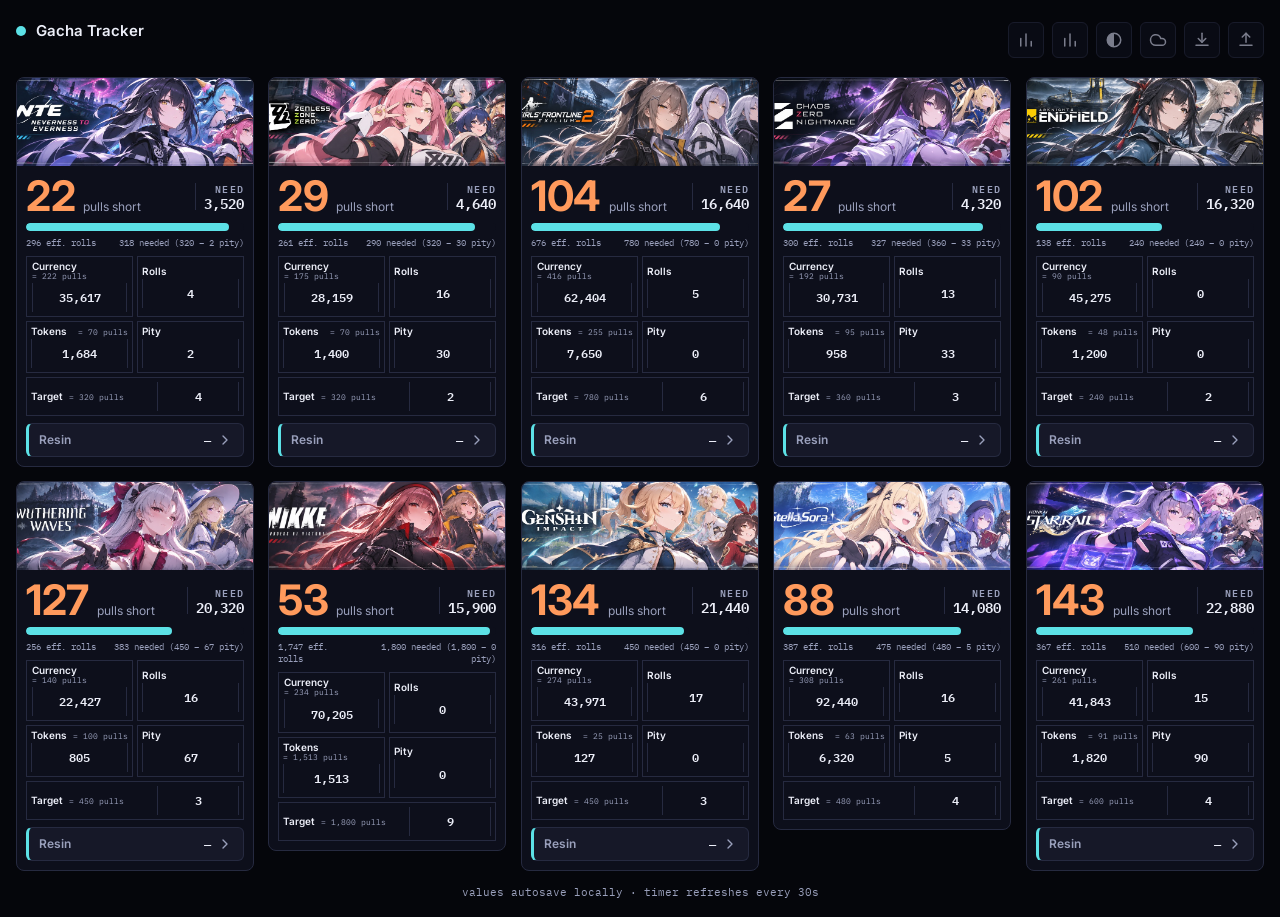
<file: index.html>
<!DOCTYPE html>
<html lang="en">
<head>
<meta charset="UTF-8">
<meta name="viewport" content="width=device-width, initial-scale=1.0">
<meta name="theme-color" content="#05060B">
<title>Gacha Tracker</title>
<link rel="preconnect" href="https://fonts.googleapis.com">
<link rel="preconnect" href="https://fonts.gstatic.com" crossorigin>
<link rel="stylesheet" href="https://fonts.googleapis.com/css2?family=IBM+Plex+Mono:wght@400;500;600&family=Inter:wght@400;500;600;700&display=swap">
<script>
/* theme: apply the stored theme before first paint so there is no flash */
(function(){
  try{
    var t = localStorage.getItem("gacha-theme");
    if(t === "lime" || t === "midnight" || t === "tactical-hud") document.documentElement.dataset.theme = t;
  }catch(e){}
})();
</script>
<link rel="stylesheet" href="css/base.css">
<link rel="stylesheet" href="css/themes/midnight.css">
<link rel="stylesheet" href="css/themes/lime.css">
<link rel="stylesheet" href="css/themes/tactical-hud.css">
</head>
<body>
<header>
  <h1>Gacha Tracker</h1>
  <div class="tools">
    <a class="tool" href="czn.html" aria-label="CZN rescue history" title="CZN rescue history">
      <svg viewBox="0 0 24 24" fill="none" stroke="currentColor" stroke-width="2" stroke-linecap="round" stroke-linejoin="round" aria-hidden="true"><path d="M5 20V10"/><path d="M12 20V4"/><path d="M19 20v-6"/></svg>
    </a>
    <a class="tool" href="zzz.html" aria-label="ZZZ S-Rank history" title="ZZZ S-Rank history">
      <svg viewBox="0 0 24 24" fill="none" stroke="currentColor" stroke-width="2" stroke-linecap="round" stroke-linejoin="round" aria-hidden="true"><path d="M5 20V10"/><path d="M12 20V4"/><path d="M19 20v-6"/></svg>
    </a>
    <div class="theme-wrap">
      <button type="button" class="tool" id="themeBtn" aria-label="Change theme" aria-haspopup="listbox" aria-expanded="false" aria-controls="themeMenu" title="Change theme">
        <svg viewBox="0 0 24 24" fill="none" stroke="currentColor" stroke-width="2" stroke-linecap="round" stroke-linejoin="round" aria-hidden="true"><circle cx="12" cy="12" r="9"/><path d="M12 3a9 9 0 0 0 0 18z" fill="currentColor" stroke="none"/></svg>
      </button>
      <div class="theme-menu" id="themeMenu" role="listbox" aria-label="Theme" hidden></div>
    </div>
    <div class="theme-wrap">
      <button type="button" class="tool" id="syncBtn" data-state="off" aria-label="Connect Google Drive" title="Connect Google Drive" aria-haspopup="menu" aria-expanded="false" aria-controls="syncMenu">
        <svg viewBox="0 0 24 24" fill="none" stroke="currentColor" stroke-width="2" stroke-linecap="round" stroke-linejoin="round" aria-hidden="true"><path d="M17.5 19H9a7 7 0 1 1 6.71-9h1.79a4.5 4.5 0 1 1 0 9Z"/></svg>
      </button>
      <div class="theme-menu" id="syncMenu" role="menu" aria-label="Google Drive sync" hidden>
        <button type="button" class="theme-opt" role="menuitem" data-act="sync">Sync now</button>
        <button type="button" class="theme-opt" role="menuitem" data-act="disconnect">Disconnect</button>
      </div>
    </div>
    <button type="button" class="tool" id="exportBtn" aria-label="Export JSON" title="Export JSON">
      <svg viewBox="0 0 24 24" fill="none" stroke="currentColor" stroke-width="2" stroke-linecap="round" stroke-linejoin="round" aria-hidden="true"><path d="M12 3v12"/><path d="M7 10l5 5 5-5"/><path d="M4 19h16"/></svg>
    </button>
    <button type="button" class="tool" id="importBtn" aria-label="Import JSON" title="Import JSON">
      <svg viewBox="0 0 24 24" fill="none" stroke="currentColor" stroke-width="2" stroke-linecap="round" stroke-linejoin="round" aria-hidden="true"><path d="M12 15V3"/><path d="M7 8l5-5 5 5"/><path d="M4 19h16"/></svg>
    </button>
    <input type="file" id="importFile" accept="application/json,.json" aria-label="Choose a gacha-tracker JSON backup to import" hidden>
  </div>
  <p class="status" id="status" role="status" aria-live="polite"></p>
</header>
<main class="games" id="games"></main>
<p class="foot">values autosave locally · timer refreshes every 30s</p>
<script>
/* ===== data: per-game config — the only constants that vary per game ===== */
// gemPerPull: gems per pull | glitterPerPull: 2nd currency per pull (1 = direct tickets)
// targetMult: Target pulls = target count * this | deficitPerPull: gems per deficit pull (kept as in sheet)
// resinCap/regenMin: null = no resin section for that game
const GAMES = [
  { id:"NTE", gemPerPull:160, glitterPerPull:24, glitterName:"Starglitter", targetMult:80, deficitPerPull:160, resinCap:360, regenMin:6,
    defaults:{ gems:35617, rolls:4, glitter:1684, pity:2, target:4, resin:24, thresh:40 } },
  { id:"ZZZ", gemPerPull:160, glitterPerPull:20, glitterName:"Starglitter", targetMult:160, deficitPerPull:160, resinCap:240, regenMin:6,
    defaults:{ gems:28159, rolls:16, glitter:1400, pity:30, target:2, resin:1, thresh:60 } },
  { id:"GFL2", banner:"gfl2.jpg", gemPerPull:150, glitterPerPull:30, glitterName:"Starglitter", targetMult:130, deficitPerPull:160, resinCap:260, regenMin:5,
    defaults:{ gems:62404, rolls:5, glitter:7650, pity:0, target:6, resin:22, thresh:120 } },
  { id:"CZN", gemPerPull:160, glitterPerPull:10, glitterName:"Starglitter", targetMult:120, deficitPerPull:160, resinCap:320, regenMin:6,
    defaults:{ gems:30731, rolls:13, glitter:958, pity:33, target:3, resin:105, thresh:20 } },
  { id:"Endfield", gemPerPull:500, glitterPerPull:25, glitterName:"Starglitter", targetMult:120, deficitPerPull:160, resinCap:360, regenMin:7.2,
    defaults:{ gems:45275, rolls:0, glitter:1200, pity:0, target:2, resin:8, thresh:20 } },
  { id:"WuWa", gemPerPull:160, glitterPerPull:8, glitterName:"Starglitter", targetMult:150, deficitPerPull:160, resinCap:240, regenMin:6,
    defaults:{ gems:22427, rolls:16, glitter:805, pity:67, target:3, resin:1, thresh:180 } },
  { id:"Nikke", gemPerPull:300, glitterPerPull:1, glitterName:"Tickets", targetMult:200, deficitPerPull:300, resinCap:null, regenMin:null,
    defaults:{ gems:70205, rolls:0, glitter:1513, pity:0, target:9 } },
  { id:"Genshin", gemPerPull:160, glitterPerPull:5, glitterName:"Starglitter", targetMult:150, deficitPerPull:160, resinCap:200, regenMin:8,
    defaults:{ gems:43971, rolls:17, glitter:127, pity:0, target:3, resin:5, thresh:40 } },
  { id:"Stella Sora", gemPerPull:300, glitterPerPull:100, glitterName:"Starglitter", targetMult:120, deficitPerPull:160, resinCap:240, regenMin:null,
    defaults:{ gems:92440, rolls:16, glitter:6320, pity:5, target:4 } },
  { id:"HSR", gemPerPull:160, glitterPerPull:20, glitterName:"Starglitter", targetMult:150, deficitPerPull:160, resinCap:300, regenMin:6,
    defaults:{ gems:41843, rolls:15, glitter:1820, pity:90, target:4, resin:22, thresh:60 } },
];

/* ===== pure math: no DOM, no globals — unit-tested by test/calc.test.js =====
   Keep this section DOM-free: it is the natural seam if the file is ever split.
   computePulls(g, v)      -> pull counts, effective rolls, need, deficit, progress
   computeResin(g, v, now) -> resin regen state, or null when never checked     */
function computePulls(g, v){
  const gemPulls   = Math.floor((v.gems||0)/g.gemPerPull);
  const tokenPulls = Math.floor((v.glitter||0)/g.glitterPerPull);
  const pity = v.pity||0, target = v.target||0;
  const eff = gemPulls + (v.rolls||0) + tokenPulls;
  const need = target*g.targetMult, pulls = need - pity, def = pulls - eff;
  return {
    gemPulls, tokenPulls, pity, target, eff, need, pulls, def,
    short: def>0,
    needCurrency: def>0 ? def*g.deficitPerPull : 0,
    pct: pulls<=0 ? 100 : Math.max(0, Math.min(100, eff/pulls*100)),
  };
}
function computeResin(g, v, now){
  if(!g.resinCap || !g.regenMin) return null;
  const t = v.checked ? new Date(v.checked) : null;
  if(!t || isNaN(t)) return null;
  const elMin  = Math.max(0,(now - t.getTime())/60000);
  const cur    = Math.min(g.resinCap, (v.resin||0) + elMin/g.regenMin);
  const thresh = v.thresh||0;
  return {
    t, elMin, cur, thresh,
    fullH: (g.resinCap-cur)*g.regenMin/60,
    xH:    Math.max(0,(thresh-cur)*g.regenMin/60),
  };
}

/* sync planner: what to do when this device and Google Drive disagree.
   Times are ms since epoch. "ask" = this device has edits Drive has not seen AND Drive is newer. */
function planSync({hasRemote, same, remoteT, localT, synced, linked}){
  if(!hasRemote) return "push";
  if(same) return "settle";
  if(remoteT <= localT) return "push";
  return (!linked || localT > synced) ? "ask" : "pull";
}
function validCznPulls(value){
  return Array.isArray(value) && value.every(x=>x && typeof x==="object" && !Array.isArray(x)
    && typeof x.n==="string" && x.n.trim()!=="" && Number.isInteger(x.p) && x.p>=0 && x.p<=70
    && (x.ego==null || typeof x.ego==="string"));
}
function validZzzPulls(value){
  return Array.isArray(value) && value.every(x=>x && typeof x==="object" && !Array.isArray(x)
    && typeof x.n==="string" && x.n.trim()!=="" && Number.isInteger(x.p) && x.p>=0 && x.p<=90
    && (x.mindscape==null || typeof x.mindscape==="string"));
}

/* ===== helpers: DOM lookups + number/date formatting ===== */
const $ = id => document.getElementById(id);
const NFmt = new Intl.NumberFormat();
function fmtDur(h){ if(!isFinite(h)||h<0) return "—"; if(h<=0) return "full"; const m=Math.round(h*60); return Math.floor(m/60)>0?`${Math.floor(m/60)}h ${m%60}m`:`${m%60}m`; }
function nowLocal(){ const d=new Date(); d.setMinutes(d.getMinutes()-d.getTimezoneOffset()); return d.toISOString().slice(0,16); }
function pad2(n){ return String(n).padStart(2,"0"); }
function fmtStamp(d){ return `${pad2(d.getDate())}/${pad2(d.getMonth()+1)}/${String(d.getFullYear()).slice(-2)} ${pad2(d.getHours())}:${pad2(d.getMinutes())}`; }
const rawOf = id => { const el=$(id); return el?el.value.replace(/[^\d]/g,""):""; };
const numOf = id => { const r=rawOf(id); return r===""?0:+r; };
function setText(el,t){ if(el&&el.textContent!==t) el.textContent=t; }
function setNum(id,v){ const el=$(id); if(!el) return; const r=String(v==null?"":v).replace(/[^\d]/g,""); el.value = r===""?"":NFmt.format(+r); }
function fmtRaw(v){ return v===""?"":NFmt.format(+v); }

/* ===== view: card markup (element ids are the contract with calc() below) ===== */
const FIELDS = [
  ["gems",   "Currency", "gemPulls"],
  ["rolls",  "Rolls",    null],
  ["glitter","Tokens",   "glitterPulls"],
  ["pity",   "Pity",     null],
  ["target", "Target",   "targetPulls"],
];

function render(g){
  const p = g.id;
  const slug = p.toLowerCase().replace(/\s+/g,"-");
  const banner = g.banner || `${slug}.jpg`;
  const spec = `${g.targetMult} pity · ${g.gemPerPull}/pull · ${g.glitterPerPull} tokens` + (g.resinCap?` · ${g.resinCap} cap · ${g.regenMin}min`:"");
  const fields = FIELDS.map(([key,label,subId])=>`
      <div class="field">
        <label class="fl" for="${p}-${key}">
          <span class="fl-name">${label}</span>${subId?`\n          <span class="fl-sub" id="${p}-${subId}">—</span>`:""}
        </label>
        <div class="stepper">
          <button type="button" tabindex="-1" class="step" data-target="${p}-${key}" data-d="-1" aria-label="Decrease ${label} for ${p}">−</button>
          <input class="num sinput" type="text" id="${p}-${key}" name="${p}-${key}" inputmode="numeric" autocomplete="off" aria-label="${label} for ${p}">
          <button type="button" tabindex="-1" class="step" data-target="${p}-${key}" data-d="1" aria-label="Increase ${label} for ${p}">+</button>
        </div>
      </div>`).join("");
  const hasResin = !!(g.resinCap && g.regenMin);
  const resin = hasResin ? `
    <details class="resin">
      <summary class="resin-btn">
        <span>Resin</span>
        <span class="resin-right"><span id="${p}-resinSummary">—</span><svg class="chev" width="16" height="16" viewBox="0 0 24 24" aria-hidden="true"><path d="M9 6l6 6-6 6" fill="none" stroke="currentColor" stroke-width="2" stroke-linecap="round" stroke-linejoin="round"/></svg></span>
      </summary>
      <div class="resin-body">
        <div class="rrow"><label class="rlabel" for="${p}-resin">Last resin</label><input class="num well" type="text" id="${p}-resin" name="${p}-resin" inputmode="numeric" autocomplete="off" aria-label="Last resin for ${p}"></div>
        <div class="rrow"><div class="rlabel">Last checked</div><div class="rout" id="${p}-checked">—</div></div>
        <div class="rrow"><div class="rlabel">Time since</div><div class="rout" id="${p}-since">—</div></div>
        <div class="rrow"><div class="rlabel">Current</div><div class="rout big" id="${p}-cur">—</div></div>
        <div class="rrow"><div class="rlabel">Full in</div><div class="rout" id="${p}-fullIn">—</div></div>
        <div class="rrow"><div class="rlabel">Full at</div><div class="rout" id="${p}-fullAt">—</div></div>
        <div class="rrow"><label class="rlabel" for="${p}-thresh">X</label><input class="num well" type="text" id="${p}-thresh" name="${p}-thresh" inputmode="numeric" autocomplete="off" aria-label="Resin alert threshold for ${p}"></div>
        <div class="rrow"><div class="rlabel">X in</div><div class="rout" id="${p}-xIn">—</div></div>
      </div>
    </details>` : "";
  return `<div class="game" id="game-${p}" role="group" aria-label="${p} tracker">
    <div class="ghead" style="background-image:url('assets/${banner}')">
      <span class="info-wrap">
        <button type="button" tabindex="-1" class="info" aria-label="${p} rates and limits" aria-describedby="${p}-tip">i</button>
        <span class="tip" role="tooltip" id="${p}-tip">${spec}</span>
      </span>
    </div>
    <div class="body">
      <section class="result" aria-live="polite">
        <div class="result-top">
          <div class="deficit"><b class="defnum" id="${p}-defPulls">—</b><span id="${p}-defLabel">pulls short</span></div>
          <div class="need"><span class="cat">Need</span><b id="${p}-defGems">—</b></div>
        </div>
        <div class="bar" id="${p}-bar" role="progressbar" aria-valuemin="0" aria-valuemax="100" aria-valuenow="0" aria-label="Progress toward target"><span class="fill" id="${p}-fill"></span></div>
        <div class="caption">
          <span class="a"><span id="${p}-eff">—</span> eff. rolls</span>
          <span class="b"><span id="${p}-need">—</span> needed (<span id="${p}-targetEcho">—</span> − <span id="${p}-pityEcho">—</span> pity)</span>
        </div>
      </section>
      <div class="fields">${fields}
      </div>
      ${resin}
    </div>
  </div>`;
}

/* ===== update: read DOM → compute → write DOM → persist ===== */
function calc(g){
  const p = g.id, now = Date.now();
  const r = computePulls(g, {
    gems:numOf(`${p}-gems`), rolls:numOf(`${p}-rolls`), glitter:numOf(`${p}-glitter`),
    pity:numOf(`${p}-pity`), target:numOf(`${p}-target`),
  });

  setText($(`${p}-gemPulls`), `= ${NFmt.format(r.gemPulls)} pulls`);
  setText($(`${p}-glitterPulls`), `= ${NFmt.format(r.tokenPulls)} pulls`);
  setText($(`${p}-targetPulls`), `= ${NFmt.format(r.need)} pulls`);

  const big=$(`${p}-defPulls`);
  setText(big, NFmt.format(r.short?r.def:Math.abs(r.def)));
  big.className = "defnum"+(r.short?"":" done");
  setText($(`${p}-defLabel`), r.short?"pulls short":(r.def===0?"goal reached":"pulls spare"));
  setText($(`${p}-defGems`), NFmt.format(r.needCurrency));
  setText($(`${p}-eff`), NFmt.format(r.eff));
  setText($(`${p}-need`), NFmt.format(r.pulls));
  setText($(`${p}-targetEcho`), NFmt.format(r.need));
  setText($(`${p}-pityEcho`), NFmt.format(r.pity));

  $(`${p}-fill`).style.width = r.pct.toFixed(1)+"%";
  $(`${p}-bar`).setAttribute("aria-valuenow", String(Math.round(r.pct)));

  const root=$("game-"+p);
  if(root) root.querySelectorAll('.step[data-d="-1"]').forEach(b=>{ b.disabled = numOf(b.dataset.target)<=0; });

  if(g.resinCap && g.regenMin){
    const rs = computeResin(g, {resin:numOf(`${p}-resin`), thresh:numOf(`${p}-thresh`), checked:CHECKED[p]}, now);
    if(rs){
      setText($(`${p}-checked`), fmtStamp(rs.t));
      setText($(`${p}-since`), `${Math.floor(rs.elMin/60)}h ${Math.floor(rs.elMin%60)}m ago`);
      setText($(`${p}-cur`), `${Math.floor(rs.cur)} / ${g.resinCap}`);
      setText($(`${p}-fullIn`), fmtDur(rs.fullH));
      setText($(`${p}-fullAt`), rs.fullH<=0?"—":fmtStamp(new Date(now+rs.fullH*3600e3)));
      setText($(`${p}-xIn`), rs.thresh<=0?"—":(rs.xH<=0?"reached":fmtDur(rs.xH)));
      setText($(`${p}-resinSummary`), `${Math.floor(rs.cur)}/${g.resinCap}`);
    } else {
      ["checked","since","cur","fullIn","fullAt","xIn"].forEach(k=>setText($(`${p}-${k}`),"—"));
      setText($(`${p}-resinSummary`),"—");
    }
  }
  const data={gems:rawOf(`${p}-gems`),rolls:rawOf(`${p}-rolls`),glitter:rawOf(`${p}-glitter`),pity:rawOf(`${p}-pity`),target:rawOf(`${p}-target`)};
  if(g.resinCap){ data.resin=rawOf(`${p}-resin`); data.checked=CHECKED[p]||""; data.thresh=rawOf(`${p}-thresh`); }
  const json = JSON.stringify(data), prev = localStorage.getItem("gacha-"+p);
  if(json !== prev){
    localStorage.setItem("gacha-"+p, json);
    if(prev !== null) markModified();   // first-ever write of defaults is not an edit
  }
}
function calcAll(){ GAMES.forEach(calc); }
const CHECKED = {};   // per-game "last checked" stamp (local "YYYY-MM-DDTHH:mm"), set only by editing Last resin

/* ===== backup: the persisted values as a .json file =====
   Game values remain at the top level for backwards compatibility; optional czn/zzz
   arrays carry each history. Partial and legacy game-only files remain importable. */
function collect(){   // { "<game id>": {stored fields} } — the game-only export/import shape
  const out = {};
  GAMES.forEach(g=>{
    try{ out[g.id] = JSON.parse(localStorage.getItem("gacha-"+g.id)||"{}"); }catch{ out[g.id] = {}; }
  });
  return out;
}
function collectCloud(){
  let czn=[], zzz=[];
  try{ const saved=JSON.parse(localStorage.getItem("gacha-czn-pulls")||"[]"); if(validCznPulls(saved)) czn=saved; }catch{}
  try{ const saved=JSON.parse(localStorage.getItem("gacha-zzz-pulls")||"[]"); if(validZzzPulls(saved)) zzz=saved; }catch{}
  return {games:collect(), czn, zzz};
}
function exportData(){
  const out = collect();
  const histories=collectCloud(); out.czn=histories.czn; out.zzz=histories.zzz;
  const name = `gacha-tracker-${nowLocal().slice(0,10)}.json`;
  const url = URL.createObjectURL(new Blob([JSON.stringify(out,null,2)+"\n"],{type:"application/json"}));
  const a = document.createElement("a");
  a.href = url; a.download = name;
  document.body.appendChild(a); a.click(); a.remove();
  setTimeout(()=>URL.revokeObjectURL(url), 1000);
  return name;
}
function importData(data){   // accepts game maps plus optional CZN/ZZZ history arrays
  if(!data || typeof data !== "object" || Array.isArray(data)) throw new Error("not a game map");
  if(data.czn!==undefined && !validCznPulls(data.czn)) throw new Error("invalid CZN history");
  if(data.zzz!==undefined && !validZzzPulls(data.zzz)) throw new Error("invalid ZZZ history");
  GAMES.forEach(g=>{ if(data[g.id]!==undefined) localStorage.setItem("gacha-"+g.id, JSON.stringify(data[g.id])); });
  if(data.czn!==undefined) localStorage.setItem("gacha-czn-pulls",JSON.stringify(data.czn));
  if(data.zzz!==undefined) localStorage.setItem("gacha-zzz-pulls",JSON.stringify(data.zzz));
  loadState(); calcAll();
  if(data.czn!==undefined || data.zzz!==undefined) markModified();
}
function setStatus(msg, tone){
  const el = $("status"); if(!el) return;
  el.textContent = msg||""; el.dataset.tone = tone||"";
}
async function importBackupFile(file){
  let data;
  try{ data = JSON.parse(await file.text()); }
  catch{ return setStatus("Could not read that file as JSON.", "err"); }
  if(!confirm(`Replace all saved values with "${file.name}"?`)) return setStatus("Import cancelled — nothing changed.", "");
  try{ importData(data); setStatus(`Imported "${file.name}".`, "ok"); }
  catch{ setStatus(`"${file.name}" is not a gacha-tracker backup.`, "err"); }
}

/* ===== cloud: optional Google Drive sync (appDataFolder) =====
   One file, gacha-tracker.json, in this app's hidden Drive folder (scope drive.appdata: the app
   cannot see any other Drive file, and the file does not show up in the user's Drive UI).
   localStorage stays the source of truth for the page; Drive is a mirror: pushed ~3s after an edit,
   pulled on start and when the tab regains focus. Last-write-wins by timestamp, with one confirm
   when both sides changed. Sign-in = Google Identity Services, storage = drivestore. Both load
   lazily, so the page works offline and with no client id. */
const GOOGLE_CLIENT_ID = "399275589256-86h33rg3f2onusmq9llauog599nifqu5.apps.googleusercontent.com";   // OAuth "Web application" client id, e.g. "1234-abcd.apps.googleusercontent.com"
const DRIVE_SCOPE = "https://www.googleapis.com/auth/drive.appdata";
const CLOUD_FILE = "gacha-tracker.json";
const SYNC_KEY = "gacha-sync";   // { linked, modified, synced } — ms timestamps, local only
const TOKEN_KEY = "gacha-sync-token";   // { t:<access token>, exp:<ms> } — shared by every tab of this origin
const GIS_URL = "https://accounts.google.com/gsi/client";
const DRIVESTORE_URL = "https://cdn.jsdelivr.net/npm/drivestore@0.2.1/+esm";
const cloud = { libs:null, store:null, token:"", exp:0, tokenP:null, interactive:false,
                busy:false, again:false, timer:0, applying:false, state:"off", last:0 };

function syncMeta(){
  try{ const m = JSON.parse(localStorage.getItem(SYNC_KEY)||"{}"); return (m && typeof m==="object") ? m : {}; }
  catch{ return {}; }
}
function setSyncMeta(patch){ try{ localStorage.setItem(SYNC_KEY, JSON.stringify({...syncMeta(), ...patch})); }catch{} }
function markModified(){   // called by calc() when stored values really changed
  if(cloud.applying) return;
  setSyncMeta({modified:Date.now()});
  scheduleSync();
}
function scheduleSync(){
  if(cloud.applying || !syncMeta().linked) return;
  clearTimeout(cloud.timer);
  cloud.timer = setTimeout(()=>syncNow(), 3000);
}
function setCloudState(st){
  cloud.state = st;
  const btn = $("syncBtn"); if(!btn) return;
  const label = {
    off:  "Connect Google Drive",
    on:   cloud.last ? `Google Drive sync — last synced ${fmtStamp(new Date(cloud.last))}` : "Google Drive sync — options",
    busy: "Syncing with Google Drive…",
    err:  "Google Drive: sync failed — click to retry",
  }[st];
  btn.dataset.state = st;
  btn.setAttribute("aria-label", label);
  btn.setAttribute("title", label);
}

function loadScript(src){
  return new Promise((res, rej)=>{
    const el = document.createElement("script");
    el.src = src; el.async = true; el.onload = res;
    el.onerror = ()=>rej(new Error("Could not load "+src));
    document.head.appendChild(el);
  });
}
function ensureLibs(){
  if(!cloud.libs) cloud.libs = (async()=>{
    if(!GOOGLE_CLIENT_ID) throw new Error("no-client-id");
    if(!(window.google && google.accounts && google.accounts.oauth2)) await loadScript(GIS_URL);
    const mod = await import(DRIVESTORE_URL);
    // drivestore@0.2.1 calls the fetch you pass in as a method of its own options object, so `this`
    // is not the Window. Chrome ignores that, Firefox throws "'fetch' called on an object that does
    // not implement interface Window" on every request. The arrow wrapper pins the receiver to
    // window; it wraps reads and writes alike. Re-check on any drivestore bump.
    // A 401 means the stored token is dead (expired early, revoked, or disconnected in another tab):
    // drop it here so drivestore's own one-shot 401 retry calls getToken() and gets a fresh one.
    cloud.store = mod.createDriveStore({ accessToken:getToken, rootName:"gacha-tracker",
                                         fetch:async (...a)=>{ const r = await window.fetch(...a); if(r.status === 401) dropToken(); return r; } });
  })().catch(e=>{ cloud.libs = null; throw e; });
  return cloud.libs;
}
// The access token is kept in localStorage (key gacha-sync-token) so a reload or a second tab reuses it
// instead of asking Google again. Trade-off: any script running on this origin can read it; it is
// limited to the drive.appdata scope and lives ~1h. cloud.token/exp is only the fallback for when
// localStorage is unavailable (private mode / blocked), where it behaves as before: per tab.
function readToken(){
  try{
    const o = JSON.parse(localStorage.getItem(TOKEN_KEY) || "null");
    if(o && o.t && Date.now() < o.exp) return o.t;
  }catch{}
  return (cloud.token && Date.now() < cloud.exp) ? cloud.token : "";
}
function storeToken(t, exp){
  cloud.token = t; cloud.exp = exp;
  try{ localStorage.setItem(TOKEN_KEY, JSON.stringify({t, exp})); }catch{}
}
function dropToken(){
  cloud.token = ""; cloud.exp = 0;
  try{ localStorage.removeItem(TOKEN_KEY); }catch{}
}
// access tokens last ~1h and there is no refresh token in the browser flow, so renewal asks Google
// again: silently (prompt "none") during auto-sync, with UI only when the user clicked something.
function requestToken(silent){
  return new Promise((resolve, reject)=>{
    const fail = code=>{ const e = new Error(code); e.auth = true; reject(e); };
    google.accounts.oauth2.initTokenClient({
      client_id: GOOGLE_CLIENT_ID, scope: DRIVE_SCOPE, prompt: silent ? "none" : "",
      callback: r=>{
        if(r.error) return fail(r.error);
        if(!google.accounts.oauth2.hasGrantedAllScopes(r, DRIVE_SCOPE)) return fail("scope_denied");
        storeToken(r.access_token, Date.now() + (Number(r.expires_in)||3600)*1000 - 60000);
        resolve(r.access_token);
      },
      error_callback: e=>fail((e && e.type) || "popup_failed"),
    }).requestAccessToken();
  });
}
function getToken(){
  const t = readToken();   // read each time, so a token another tab just refreshed is picked up
  if(t) return Promise.resolve(t);
  if(!cloud.tokenP) cloud.tokenP = requestToken(!cloud.interactive).finally(()=>{ cloud.tokenP = null; });
  return cloud.tokenP;
}

async function readRemote(){   // null when there is no file yet
  let txt;
  try{ txt = await cloud.store.read(CLOUD_FILE); }
  catch(e){ if(e && e.status === 404) return null; throw e; }
  let j; try{ j = JSON.parse(txt); }catch{ throw new Error("bad-remote"); }
  if(!j || !j.games || typeof j.games !== "object" || Array.isArray(j.games)) throw new Error("bad-remote");
  if(j.czn!==undefined && !validCznPulls(j.czn)) throw new Error("bad-remote");
  if(j.zzz!==undefined && !validZzzPulls(j.zzz)) throw new Error("bad-remote");
  return j;
}
function sameGames(a, b){
  return GAMES.every(g=>JSON.stringify((a && a[g.id])||{}) === JSON.stringify((b && b[g.id])||{}));
}
function sameCloud(a,b){
  return sameGames(a && a.games,b && b.games)
   && (!(a && a.czn!==undefined) || JSON.stringify(a.czn) === JSON.stringify((b && b.czn)||[]))
    && (!(a && a.zzz!==undefined) || JSON.stringify(a.zzz) === JSON.stringify((b && b.zzz)||[]));
}
function applyRemote(games, czn, zzz){   // only known game ids, same path as a file import
  const pick = {};
  GAMES.forEach(g=>{ if(games[g.id] && typeof games[g.id] === "object") pick[g.id] = games[g.id]; });
  cloud.applying = true;
  try{
    importData(pick);
    if(czn!==undefined && validCznPulls(czn)) localStorage.setItem("gacha-czn-pulls",JSON.stringify(czn));
    if(zzz!==undefined && validZzzPulls(zzz)) localStorage.setItem("gacha-zzz-pulls",JSON.stringify(zzz));
  } finally{ cloud.applying = false; }
}
async function pushRemote(local, t){
  await cloud.store.write(CLOUD_FILE, JSON.stringify({ v:1, updatedAt:new Date(t).toISOString(), games:local.games, czn:local.czn, zzz:local.zzz }));
}

async function syncNow(opts){
  const interactive = !!(opts && opts.interactive);
  if(cloud.busy){ cloud.again = true; return; }
  cloud.busy = true; cloud.interactive = interactive;
  setCloudState("busy");
  try{
    await ensureLibs();
    const remote = await readRemote();
    const m = syncMeta(), local = collectCloud(), localT = m.modified || 0;
    const remoteT = remote ? (Date.parse(remote.updatedAt) || 0) : 0;
    let plan = planSync({ hasRemote:!!remote, same:!!remote && sameCloud(remote, local),
                          remoteT, localT, synced:m.synced || 0, linked:!!m.linked });
    let forced = false;
    if(plan === "ask"){
      const ok = confirm(`Google Drive already has saved values (${fmtStamp(new Date(remoteT))}).\n\n`
        + `OK: load the Drive copy and replace the values on this device.\n`
        + `Cancel: keep this device's values and overwrite the Drive copy.`);
      plan = ok ? "pull" : "push"; forced = !ok;
    }
    if(plan === "pull"){
      applyRemote(remote.games, remote.czn, remote.zzz);
      if(remote.czn===undefined || remote.zzz===undefined) await pushRemote(collectCloud(),remoteT);   // upgrade older backups, preserving local histories
      setSyncMeta({ linked:true, modified:remoteT, synced:remoteT });
      setStatus("Loaded values from Google Drive.", "ok");
    } else if(plan === "push"){
      const t = forced ? Date.now() : (localT || Date.now());
      await pushRemote(local, t);
      setSyncMeta({ linked:true, modified:t, synced:t });
      if(interactive) setStatus("Saved to Google Drive.", "ok");
    } else {   // settle: identical data, just align the stamps
      const t = remoteT || localT || Date.now();
      if(remote && (remote.czn===undefined || remote.zzz===undefined)) await pushRemote(local,t);   // add history fields to an older backup
      setSyncMeta({ linked:true, modified:t, synced:t });
      if(interactive) setStatus("Google Drive is up to date.", "ok");
    }
    cloud.last = Date.now();
    setCloudState("on");
  }catch(e){
    console.error("[cloud sync]", e);
    if(e && e.status === 401) dropToken();
    setCloudState(syncMeta().linked ? "err" : "off");
    const body = String((e && e.body) || "");
    let msg;
    if(e.message === "no-client-id") msg = "Cloud sync is not configured — set GOOGLE_CLIENT_ID in index.html.";
    else if(e.message === "scope_denied") msg = "Drive access was not granted — tick the permission box on Google's consent screen.";
    else if(e.auth) msg = interactive ? "Google sign-in was cancelled or blocked." : "Google Drive needs you to sign in again — click the cloud button.";
    else if(e.message === "bad-remote") msg = "The file on Google Drive is not readable, so nothing was changed.";
    else if(e.status === 403 && /SERVICE_DISABLED|has not been used/i.test(body)) msg = "Enable the Google Drive API for this Google Cloud project.";
    else if(e instanceof TypeError) msg = `Could not reach Google Drive (${e.message}).`;
    else msg = `Google Drive sync failed (${e.status || e.message}).`;
    setStatus(msg, "err");
  }finally{
    cloud.busy = false; cloud.interactive = false;
    if(cloud.again){ cloud.again = false; scheduleSync(); }
  }
}
function disconnect(){
  clearTimeout(cloud.timer);
  const t = readToken();   // survives reloads now, so it can be revoked even in a fresh tab
  try{
    if(t && window.google && google.accounts && google.accounts.oauth2) google.accounts.oauth2.revoke(t, ()=>{});
    else if(t) fetch("https://oauth2.googleapis.com/revoke", { method:"POST", mode:"no-cors",
      headers:{"Content-Type":"application/x-www-form-urlencoded"}, body:"token="+encodeURIComponent(t) }).catch(()=>{});
  }catch{}
  dropToken(); cloud.last = 0;
  setSyncMeta({ linked:false, synced:0 });
  setCloudState("off");
  setStatus("Disconnected from Google Drive. Values stay on this device; the Drive copy is left as it was.", "");
}
function initCloud(){
  const btn = $("syncBtn"), menu = $("syncMenu");
  if(!btn || !menu) return;
  const open = ()=>{ menu.hidden = false; btn.setAttribute("aria-expanded","true"); };
  const close = refocus=>{ menu.hidden = true; btn.setAttribute("aria-expanded","false"); if(refocus) btn.focus(); };

  // warm the libraries up before the click so Google's sign-in popup is not blocked by the load delay
  const warm = ()=>{ if(GOOGLE_CLIENT_ID) ensureLibs().catch(()=>{}); };
  btn.addEventListener("pointerenter", warm, {once:true});
  btn.addEventListener("focus", warm, {once:true});

  btn.addEventListener("click", e=>{
    e.stopPropagation();
    if(!GOOGLE_CLIENT_ID) return setStatus("Cloud sync is not configured — set GOOGLE_CLIENT_ID in index.html.", "err");
    if(!syncMeta().linked || cloud.state === "off" || cloud.state === "err"){ close(false); syncNow({interactive:true}); return; }
    menu.hidden ? open() : close(false);
  });
  menu.addEventListener("click", e=>{
    const b = e.target.closest("[data-act]"); if(!b) return;
    close(true);
    if(b.dataset.act === "sync") syncNow({interactive:true}); else disconnect();
  });
  document.addEventListener("click", e=>{ if(!menu.hidden && !e.target.closest(".theme-wrap")) close(false); });
  document.addEventListener("keydown", e=>{
    if(menu.hidden) return;
    const list = Array.from(menu.querySelectorAll("[data-act]")), cur = list.indexOf(document.activeElement);
    if(e.key === "Escape"){ close(true); e.preventDefault(); }
    else if(e.key === "ArrowDown" || e.key === "ArrowUp"){
      e.preventDefault();
      list[cur < 0 ? 0 : (e.key === "ArrowDown" ? (cur+1)%list.length : (cur-1+list.length)%list.length)].focus();
    }
    else if(e.key === "Tab"){ close(false); }
  });
  window.addEventListener("storage", e=>{
    if(e.key===SYNC_KEY && syncMeta().linked) scheduleSync();
  });
  document.addEventListener("visibilitychange", ()=>{   // pick up edits made on another device
    if(document.visibilityState === "visible" && syncMeta().linked && Date.now() - cloud.last > 60000) syncNow();
  });
  setCloudState(syncMeta().linked ? "on" : "off");
}

/* ===== theme: palette switch (layout is shared; only the CSS tokens change) =====
   The choice lives in its own localStorage key so the game data and the
   export/import JSON format stay exactly as documented. */
const THEMES = [
  { id:"midnight", name:"Midnight", swatch:"#5CE1E6", page:"#05060B" },
  { id:"lime",     name:"Lime",     swatch:"#76c442", page:"#161313" },
  { id:"tactical-hud", name:"Tactical (HUD)", swatch:"#35e6ff", page:"#050c13" },
];
const THEME_KEY = "gacha-theme";

function currentTheme(){
  try{
    const t = localStorage.getItem(THEME_KEY);
    return THEMES.some(x=>x.id===t) ? t : "midnight";
  }catch{ return "midnight"; }
}
function applyTheme(id, announce){
  const th = THEMES.find(x=>x.id===id) || THEMES[0];
  document.documentElement.dataset.theme = th.id;
  try{ localStorage.setItem(THEME_KEY, th.id); }catch{}
  const meta = document.querySelector('meta[name="theme-color"]');
  if(meta) meta.content = th.page;
  document.querySelectorAll(".theme-opt").forEach(b=>{
    const on = b.dataset.theme === th.id;
    b.setAttribute("aria-selected", on ? "true" : "false");
    const chk = b.querySelector(".check");
    if(chk) chk.textContent = on ? "✓" : "";
  });
  const btn = $("themeBtn");
  if(btn){
    btn.setAttribute("aria-label", `Theme: ${th.name} — change`);
    btn.setAttribute("title", `Theme: ${th.name}`);
  }
  if(announce) setStatus(`Theme: ${th.name}.`);
}
function initTheme(){
  const btn = $("themeBtn"), menu = $("themeMenu");
  if(!btn || !menu) return;
  menu.innerHTML = THEMES.map(t=>`
      <button type="button" class="theme-opt" role="option" aria-selected="false" data-theme="${t.id}">
        <span class="swatch" style="background:${t.swatch}"></span>
        <span class="tname">${t.name}</span>
        <span class="check"></span>
      </button>`).join("");
  const opts = () => Array.from(menu.querySelectorAll(".theme-opt"));
  const isOpen = () => !menu.hidden;
  const open = () => { menu.hidden = false; btn.setAttribute("aria-expanded","true"); };
  const close = (refocus) => { menu.hidden = true; btn.setAttribute("aria-expanded","false"); if(refocus) btn.focus(); };

  btn.addEventListener("click", e=>{ e.stopPropagation(); isOpen() ? close(false) : open(); });
  menu.addEventListener("click", e=>{
    const b = e.target.closest(".theme-opt");
    if(!b) return;
    applyTheme(b.dataset.theme, true);
    close(false); btn.focus();
  });
  document.addEventListener("click", e=>{ if(isOpen() && !e.target.closest(".theme-wrap")) close(false); });
  document.addEventListener("keydown", e=>{
    if(!isOpen()) return;
    const list = opts(), cur = list.indexOf(document.activeElement);
    if(e.key === "Escape"){ close(true); e.preventDefault(); }
    else if(e.key === "ArrowDown" || e.key === "ArrowUp"){
      e.preventDefault();
      const next = cur < 0 ? 0 : (e.key === "ArrowDown" ? (cur+1)%list.length : (cur-1+list.length)%list.length);
      list[next].focus();
    }
    else if(e.key === "Home"){ e.preventDefault(); list[0].focus(); }
    else if(e.key === "End"){ e.preventDefault(); list[list.length-1].focus(); }
    else if(e.key === "Tab"){ close(false); }
  });
  applyTheme(currentTheme(), false);
}

/* ===== startup: mount cards, wire events, load saved state ===== */
// fill every input from localStorage, falling back to each game's defaults
function loadState(){
  GAMES.forEach(g=>{
    const p = g.id; let s = {};
    try{ s = JSON.parse(localStorage.getItem("gacha-"+p)||"{}"); }catch{}
    if(!s || typeof s !== "object") s = {};
    FIELDS.forEach(([key])=>{ setNum(`${p}-${key}`, s[key] ?? g.defaults[key]); });
    if(g.resinCap && g.regenMin){
      setNum(`${p}-resin`, s.resin ?? g.defaults.resin);
      setNum(`${p}-thresh`, s.thresh ?? g.defaults.thresh);
      CHECKED[p] = s.checked || "";
    }
  });
}

function init(){
  $("games").innerHTML = GAMES.map(render).join("");

  // numeric inputs: raw while focused, thousands-separated when not
  document.querySelectorAll(".num").forEach(el=>{
    el.addEventListener("focus", ()=>{ el.value = el.value.replace(/[^\d]/g,""); });
    el.addEventListener("blur", ()=>{ el.value = fmtRaw(el.value.replace(/[^\d]/g,"")); calcAll(); });
    if(el.id.endsWith("-gems")) el.addEventListener("click", ()=>el.select());
  });
  document.addEventListener("input", e=>{
    const el = e.target;
    if(!el.classList || !el.classList.contains("num")) return;
    const raw = el.value.replace(/[^\d]/g,"");
    if(el.value !== raw) el.value = raw;
    calcAll();
  });

  // steppers
  document.querySelectorAll(".step").forEach(btn=>{
    btn.addEventListener("click", ()=>{
      const inp = $(btn.dataset.target);
      const v = Math.max(0, numOf(btn.dataset.target) + (+btn.dataset.d));
      inp.value = String(v);
      inp.dispatchEvent(new Event("input",{bubbles:true}));
      inp.value = NFmt.format(v);
    });
  });

  GAMES.forEach(g=>{
    if(g.resinCap && g.regenMin) $(`${g.id}-resin`).addEventListener("input", ()=>{ CHECKED[g.id]=nowLocal(); });
  });

  // export / import the saved state as a .json file
  $("exportBtn").addEventListener("click", ()=>{ setStatus(`Exported all ${GAMES.length} games to ${exportData()}.`, "ok"); });
  $("importBtn").addEventListener("click", ()=>$("importFile").click());
  $("importFile").addEventListener("change", e=>{
    const file = e.target.files && e.target.files[0];
    e.target.value = "";   // clear so re-picking the same file fires again
    if(file) importBackupFile(file);
  });

  initTheme();
  initCloud();

  loadState();
  calcAll(); setInterval(calcAll,30000);
  if(syncMeta().linked) syncNow();   // pull/push once on start (silent; no popup)
}
if(typeof document !== "undefined") init();   // undefined in node, so tests can load the math
</script>
</body>
</html>
</file>
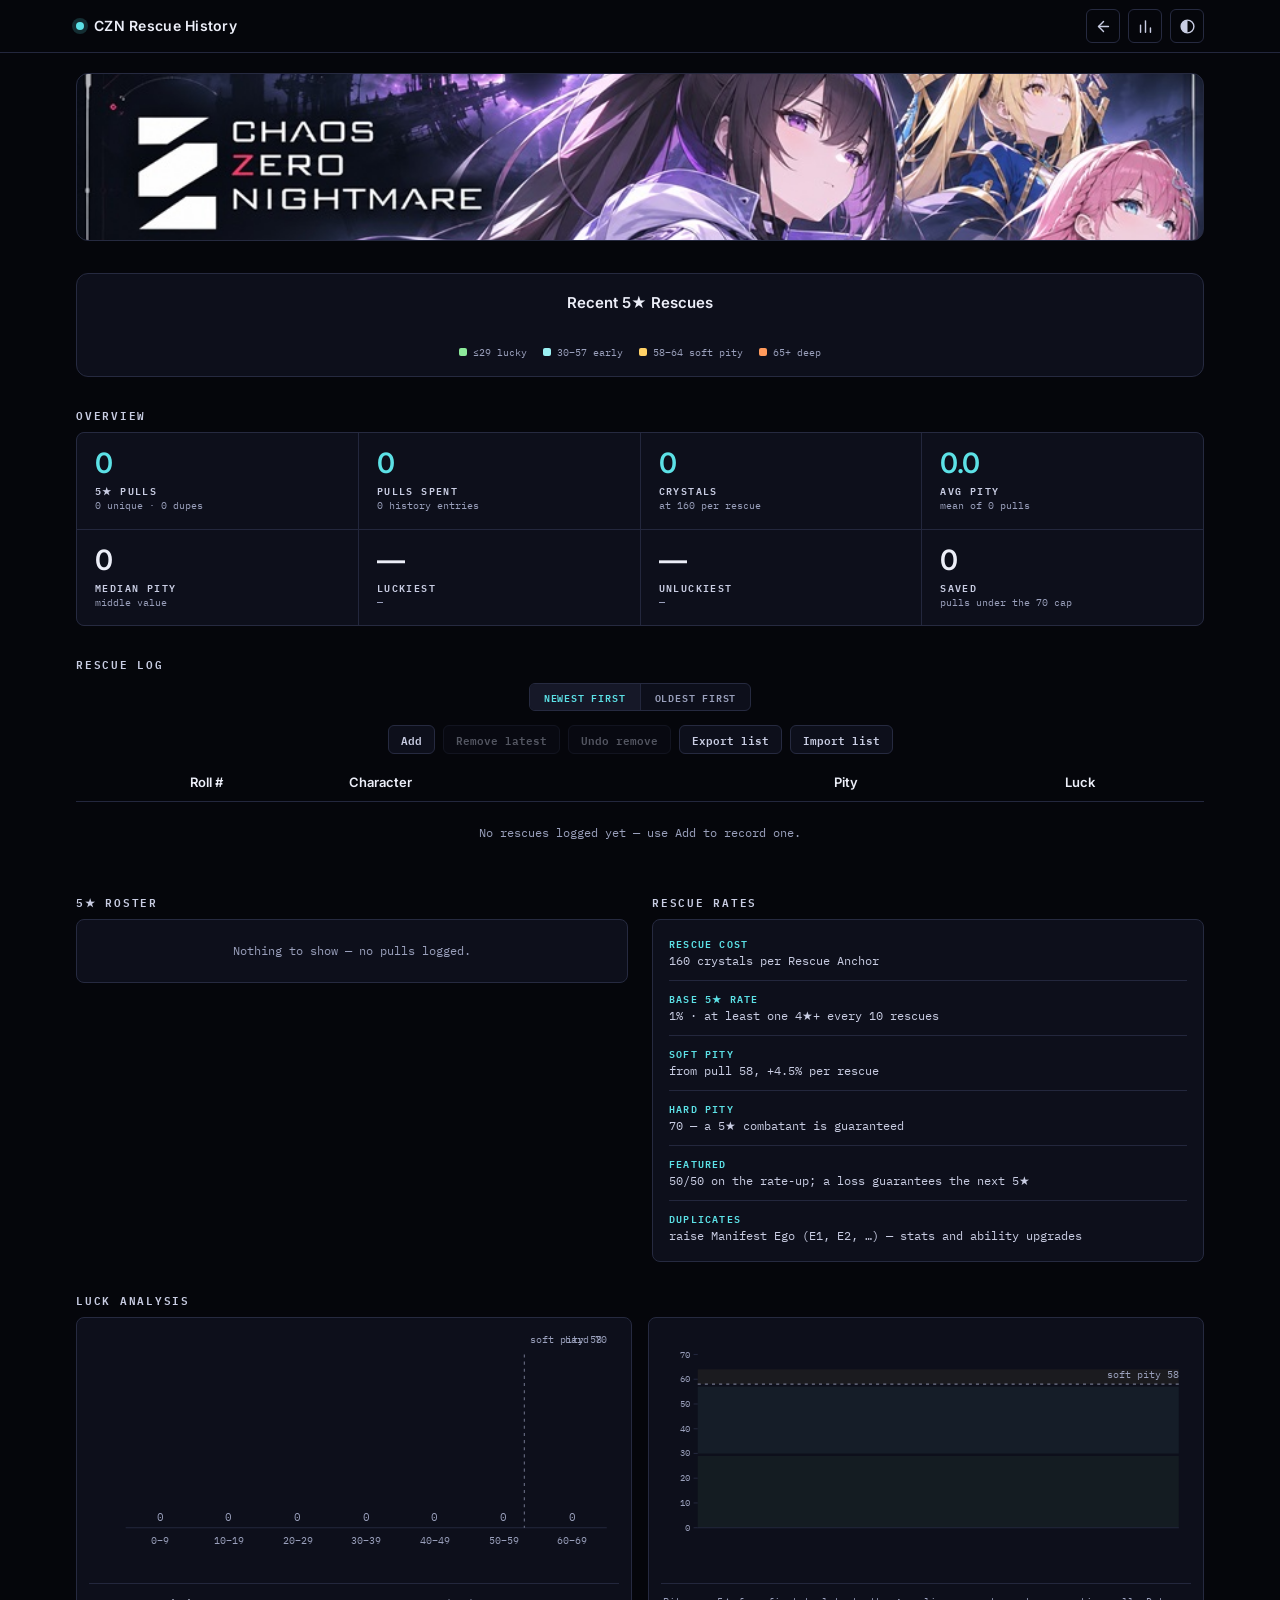
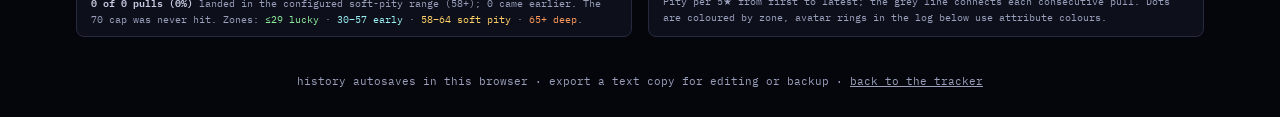
<file: czn.html>
<!DOCTYPE html>
<html lang="en">
<head>
<meta charset="UTF-8">
<meta name="viewport" content="width=device-width, initial-scale=1.0">
<meta name="theme-color" content="#05060B">
<title>CZN Rescue History · Gacha Tracker</title>
<link rel="preconnect" href="https://fonts.googleapis.com">
<link rel="preconnect" href="https://fonts.gstatic.com" crossorigin>
<link rel="stylesheet" href="https://fonts.googleapis.com/css2?family=IBM+Plex+Mono:wght@400;500;600&family=Inter:wght@400;500;600;700&display=swap">
<script>
/* theme: apply the stored theme before first paint so there is no flash */
(function(){
  try{
    var t = localStorage.getItem("gacha-theme");
    if(t === "lime" || t === "midnight" || t === "tactical-hud") document.documentElement.dataset.theme = t;
  }catch(e){}
})();
</script>
<style>
  :root{
    --attr-passion:#FF7A6B; --attr-void:#B18CFF; --attr-instinct:#F2D16B;
    --attr-order:#7DE08A; --attr-justice:#6FB7FF;
    --z-lucky:#8CE99A; --z-early:#9BF0F3; --z-soft:#FFD166; --z-deep:#FF9A5C;
  }

  
*{box-sizing:border-box}
html{-webkit-tap-highlight-color:transparent}
body{margin:0;background:var(--page);color:var(--txt);font:400 14px/1.45 var(--display);font-variant-numeric:tabular-nums;touch-action:manipulation}
.wrap{max-width:1160px;margin:0 auto;padding:0 max(16px,env(safe-area-inset-right)) 28px max(16px,env(safe-area-inset-left))}
.skip{position:absolute;left:-9999px;top:8px;z-index:50;padding:8px 12px;background:var(--raised);border:1px solid var(--border);border-radius:var(--r-sm);color:var(--txt);font:600 12px var(--display);text-decoration:none}
.skip:focus{left:16px}
/* top bar */
.bar{position:sticky;top:0;z-index:10;background:var(--page);border-bottom:1px solid var(--divider);padding-top:env(safe-area-inset-top,0px)}
.bar-in{max-width:1160px;margin:0 auto;height:52px;display:flex;align-items:center;gap:12px;padding:0 max(16px,env(safe-area-inset-right)) 0 max(16px,env(safe-area-inset-left))}
.bar h1{flex:1;margin:0;display:flex;align-items:center;gap:10px;font:600 14px/1 var(--display);letter-spacing:.02em}
.bar h1::before{content:"";width:8px;height:8px;border-radius:50%;background:var(--acc);box-shadow:0 0 0 4px color-mix(in srgb,var(--acc) 18%,transparent)}
.tools{display:flex;gap:8px}
.tool{width:34px;height:34px;padding:0;display:grid;place-items:center;background:transparent;border:1px solid var(--border);border-radius:var(--r-sm);color:var(--soft);cursor:pointer;transition:background-color .22s cubic-bezier(.2,.7,.3,1),color .22s cubic-bezier(.2,.7,.3,1),border-color .22s cubic-bezier(.2,.7,.3,1);text-decoration:none}
.tool:hover{background:var(--hover);color:var(--acc);border-color:var(--border-control)}
.tool:focus-visible{outline:2px solid var(--acc);outline-offset:2px}
.tool svg{width:17px;height:17px;display:block}
.status{position:absolute;width:1px;height:1px;overflow:hidden;clip:rect(0 0 0 0);margin:0}
.theme-wrap{position:relative}
.theme-menu{position:absolute;top:42px;right:0;z-index:20;min-width:168px;padding:4px;background:var(--card);border:1px solid var(--border);border-radius:var(--r);box-shadow:0 14px 34px rgba(0,0,0,.6)}
.theme-menu[hidden]{display:none}
.theme-opt{display:flex;align-items:center;gap:9px;width:100%;padding:8px 9px;background:none;border:0;border-radius:var(--r-sm);color:var(--soft);font:600 12px/1.2 var(--display);text-align:left;cursor:pointer;transition:background-color .22s cubic-bezier(.2,.7,.3,1),color .22s cubic-bezier(.2,.7,.3,1)}
.theme-opt:hover{background:var(--hover);color:var(--txt)}
.theme-opt:focus-visible{outline:2px solid var(--acc);outline-offset:-2px}
.swatch{width:12px;height:12px;border-radius:50%;flex:none;border:1px solid rgba(255,255,255,.25)}
.theme-opt .check{margin-left:auto;color:var(--acc);font:600 12px/1 var(--display)}
main{display:flex;flex-direction:column;gap:32px;padding-top:20px}
/* hero */
.hero{position:relative;min-height:168px;border:1px solid var(--border);border-radius:12px;overflow:hidden;background-size:cover;background-position:center 30%;background-color:var(--card)}
/* sections */
.sect>h2,.sect-h h2{display:flex;align-items:baseline;gap:10px;margin:0 0 12px;font:600 11px/1 var(--mono);letter-spacing:.16em;text-transform:uppercase;color:var(--soft)}
.sect>h2 .count,.sect-h .count{margin-left:auto;font:400 11px/1 var(--mono);letter-spacing:.04em;color:var(--muted);text-transform:none}
.sect-h{display:flex;align-items:center;justify-content:space-between;gap:10px;flex-wrap:wrap;margin-bottom:12px}
.sect-h h2{margin:0;flex:1}
/* stats: one card, hairline-divided cells */
.stats-grid{display:grid;grid-template-columns:repeat(4,1fr);gap:1px;background:var(--divider);border:1px solid var(--border);border-radius:var(--r);overflow:hidden}
.stat{background:var(--card);padding:16px 18px;display:flex;flex-direction:column;gap:4px;min-width:0}
.stat b{font:600 28px/1 var(--display);letter-spacing:-.02em}
.stat:nth-child(-n+4) b{color:var(--acc)}
.stat .lab{font:600 10px/1 var(--mono);letter-spacing:.14em;text-transform:uppercase;color:var(--soft);margin-top:4px}
.stat .sub{font:400 10px/1.35 var(--mono);color:var(--muted);overflow:hidden;text-overflow:ellipsis;white-space:nowrap}
/* charts */
.charts{display:grid;grid-template-columns:1fr 1fr;gap:20px}
.fig{margin:0;background:var(--card);border:1px solid var(--border);border-radius:var(--r);padding:16px 16px 12px}
.fig svg{display:block;width:100%;height:auto}
.fig figcaption{font:400 10px/1.6 var(--mono);color:var(--muted);padding:10px 2px 0;border-top:1px solid var(--divider);margin-top:8px}
.fig figcaption b{color:var(--soft);font-weight:600}
/* recent panel */
.recent{background:var(--card);border:1px solid var(--border);border-radius:12px;padding:20px 20px 18px}
.recent h2{margin:0 0 18px;text-align:center;font:600 15px/1.2 var(--display)}
.wgrid{display:grid;grid-template-columns:repeat(auto-fill,minmax(72px,1fr));gap:14px 10px;justify-items:center}
.wp{position:relative;width:64px;height:64px}
.wp .ava{width:64px;height:64px;font-size:24px}
.badge{position:absolute;right:-6px;bottom:-4px;min-width:28px;padding:3px 6px;border-radius:6px;font:700 12px/1 var(--display);text-align:center;color:#05060B;background:var(--zc);box-shadow:0 0 0 2px var(--card)}
.wp[data-zone="lucky"]{--zc:var(--z-lucky)}.wp[data-zone="early"]{--zc:var(--z-early)}.wp[data-zone="soft"]{--zc:var(--z-soft)}.wp[data-zone="deep"]{--zc:var(--z-deep)}
.legend{display:flex;justify-content:center;gap:16px;flex-wrap:wrap;margin-top:18px;font:400 10px/1 var(--mono);color:var(--muted)}
.legend i{display:inline-block;width:8px;height:8px;border-radius:2px;margin-right:6px;background:var(--zc)}
/* avatars with portrait */
.ava{position:relative;overflow:hidden;width:36px;height:36px;flex:none;display:grid;place-items:center;border-radius:50%;border:2px solid var(--a);color:var(--a);background:color-mix(in srgb,var(--a) 16%,var(--card));font:600 14px/1 var(--display)}
.ava img{position:absolute;inset:0;width:100%;height:100%;object-fit:cover;object-position:top center}
.ava.sm{width:30px;height:30px;font-size:12px;border-width:1.5px}
/* log table */
.sect-c{display:flex;flex-direction:column;align-items:center;gap:14px}
.seg{display:flex;background:var(--card);border:1px solid var(--border);border-radius:var(--r-sm);overflow:hidden}
.seg button{appearance:none;background:none;border:0;padding:8px 14px;font:600 10px/1 var(--mono);letter-spacing:.08em;text-transform:uppercase;color:var(--muted);cursor:pointer;transition:background-color .22s cubic-bezier(.2,.7,.3,1),color .22s cubic-bezier(.2,.7,.3,1)}
.seg button:hover{background:var(--hover);color:var(--txt)}
.seg button:focus-visible{outline:2px solid var(--acc);outline-offset:-2px}
.seg button[aria-pressed="true"]{background:var(--raised);color:var(--acc)}
.seg button+button{border-left:1px solid var(--divider)}
.tbl-wrap{width:100%;overflow-x:auto}
table{width:100%;border-collapse:collapse}
th{padding:8px 12px 12px;font:600 13px/1 var(--display);text-align:center;color:var(--txt)}
td{padding:9px 12px;border-top:1px solid var(--divider);text-align:center;vertical-align:middle}
tbody tr{transition:background-color .22s cubic-bezier(.2,.7,.3,1)}
tbody tr:hover{background:var(--hover)}
td.no{font:500 14px/1 var(--mono);color:var(--acc);width:90px}
td.who{text-align:left}
.who-in{display:flex;align-items:center;gap:12px;min-width:0}
.who h3{margin:0;font:600 14px/1.2 var(--display);display:flex;align-items:center;gap:6px;flex-wrap:wrap}
.meta{margin:2px 0 0;font:400 10px/1.3 var(--mono);color:var(--muted)}
td.pt{width:200px}
.pt b{display:block;font:600 16px/1 var(--mono);margin-bottom:6px;color:var(--zc)}
tr[data-zone="lucky"]{--zc:var(--z-lucky)}tr[data-zone="early"]{--zc:var(--z-early)}tr[data-zone="soft"]{--zc:var(--z-soft)}tr[data-zone="deep"]{--zc:var(--z-deep)}
.pbar{position:relative;height:5px;border-radius:3px;background:var(--track);overflow:hidden;max-width:140px;margin:0 auto}
.pfill{position:absolute;left:0;top:0;bottom:0;background:var(--zc);border-radius:3px}
.ptick{position:absolute;top:0;bottom:0;width:2px;left:82.857%;background:var(--txt);opacity:.4}
.zone-chip{font:600 9px/1 var(--mono);letter-spacing:.08em;text-transform:uppercase;padding:4px 8px;border-radius:4px;border:1px solid color-mix(in srgb,var(--zc) 45%,transparent);color:var(--zc);white-space:nowrap}
td.zn{width:110px}
.chip{font:600 9px/1 var(--mono);letter-spacing:.1em;text-transform:uppercase;padding:3px 6px;border-radius:4px;border:1px solid var(--border-control);color:var(--muted)}
.chip.ego{color:var(--z-soft);border-color:color-mix(in srgb,var(--z-soft) 45%,transparent)}
.chip.new{color:var(--acc);border-color:color-mix(in srgb,var(--acc) 45%,transparent)}
.empty{padding:22px;font:400 12px/1.5 var(--mono);color:var(--muted);text-align:center}
/* roster + rates */
.duo{display:grid;grid-template-columns:1fr 1fr;gap:24px;align-items:start}
.roster-grid{background:var(--card);border:1px solid var(--border);border-radius:var(--r);overflow:hidden}
.unit{display:flex;align-items:center;gap:12px;padding:9px 14px;border-top:1px solid var(--divider);transition:background-color .22s cubic-bezier(.2,.7,.3,1)}
.unit:hover{background:var(--hover)}
.unit:first-child{border-top:0}
.unit-id{flex:1;min-width:0}
.unit-id h3{margin:0;font:600 13px/1.2 var(--display);display:flex;align-items:center;gap:6px;flex-wrap:wrap}
.unit-right{text-align:right;flex:none}
.unit-right b{display:block;font:600 14px/1 var(--mono)}
.unit-right .cap{font:400 9px/1 var(--mono);text-transform:uppercase;letter-spacing:.1em;color:var(--muted)}
.rates{background:var(--card);border:1px solid var(--border);border-radius:var(--r);padding:6px 16px}
.rates dl{margin:0}
.rates dl>div{padding:10px 0;border-top:1px solid var(--divider)}
.rates dl>div:first-child{border-top:0}
.rates dt{font:600 10px/1.4 var(--mono);letter-spacing:.12em;text-transform:uppercase;color:var(--acc)}
.rates dd{margin:2px 0 0;font:400 12px/1.5 var(--mono);color:var(--soft)}
.charts{gap:16px}
.fig{padding:12px 12px 8px}
.foot{color:var(--muted);font:400 11px/1.5 var(--mono);text-align:center;margin:36px 0 0}
.foot a{color:var(--muted)}.foot a:hover{color:var(--acc)}
.history-tools{display:flex;align-items:center;justify-content:center;gap:8px;flex-wrap:wrap}
.history-tools button,.history-dialog button{padding:8px 12px;background:var(--card);border:1px solid var(--border);border-radius:var(--r-sm);color:var(--soft);font:600 11px/1 var(--mono);cursor:pointer;transition:background-color .22s cubic-bezier(.2,.7,.3,1),color .22s cubic-bezier(.2,.7,.3,1),border-color .22s cubic-bezier(.2,.7,.3,1)}
.history-tools button:hover:not(:disabled),.history-dialog button:hover{background:var(--hover);color:var(--acc)}
.history-tools button:focus-visible,.history-dialog button:focus-visible{outline:2px solid var(--acc);outline-offset:2px}
.history-tools button:disabled{opacity:.4;cursor:default}
.history-dialog{width:min(440px,calc(100% - 32px));padding:20px;background:var(--card);border:1px solid var(--border);border-radius:var(--r);color:var(--txt)}
.history-dialog::backdrop{background:rgba(0,0,0,.72)}
.history-dialog h2{margin:0 0 8px;font:600 15px/1.2 var(--display)}
.history-dialog p{margin:0 0 12px;color:var(--muted);font:400 11px/1.5 var(--mono)}
.history-dialog input{width:100%;height:40px;padding:0 10px;background:var(--field);border:1px solid var(--border);border-radius:var(--r-sm);color:var(--txt);font:500 13px var(--mono)}
.history-dialog input:focus{outline:2px solid var(--acc);outline-offset:1px}
.dialog-actions{display:flex;justify-content:flex-end;gap:8px;margin-top:14px}
@media (max-width:860px){.duo,.charts{grid-template-columns:1fr}.stats-grid{grid-template-columns:repeat(2,1fr)}}
@media (max-width:560px){.recent{padding:16px 10px}.wgrid{grid-template-columns:repeat(auto-fill,minmax(60px,1fr))}.wp,.wp .ava{width:54px;height:54px}td{padding:9px 6px}td.pt{width:90px}td.no{width:58px}td.zn{display:none}th.zn{display:none}}
@media (prefers-reduced-motion:reduce){.tool,.theme-opt,.seg button,.history-tools button,.history-dialog button,tbody tr,.unit{transition:none}}
</style>
<link rel="stylesheet" href="css/themes/midnight.css">
<link rel="stylesheet" href="css/themes/lime.css">
<link rel="stylesheet" href="css/themes/tactical-hud.css">

</head>
<body>
<a class="skip" href="#main">Skip to content</a>
<header class="bar"><div class="bar-in">
  <h1>CZN Rescue History</h1>
  <div class="tools">
    <a class="tool" href="index.html" aria-label="Back to the gacha tracker" title="Back to the gacha tracker"><svg viewBox="0 0 24 24" fill="none" stroke="currentColor" stroke-width="2" stroke-linecap="round" stroke-linejoin="round" aria-hidden="true"><path d="M19 12H5"/><path d="M12 19l-7-7 7-7"/></svg></a>
    <a class="tool" href="zzz.html" aria-label="ZZZ S-Rank history" title="ZZZ S-Rank history"><svg viewBox="0 0 24 24" fill="none" stroke="currentColor" stroke-width="2" stroke-linecap="round" stroke-linejoin="round" aria-hidden="true"><path d="M5 20V10"/><path d="M12 20V4"/><path d="M19 20v-6"/></svg></a>
    <div class="theme-wrap">
      <button type="button" class="tool" id="themeBtn" aria-label="Change theme" aria-haspopup="listbox" aria-expanded="false" aria-controls="themeMenu" title="Change theme"><svg viewBox="0 0 24 24" fill="none" stroke="currentColor" stroke-width="2" stroke-linecap="round" stroke-linejoin="round" aria-hidden="true"><circle cx="12" cy="12" r="9"/><path d="M12 3a9 9 0 0 0 0 18z" fill="currentColor" stroke="none"/></svg></button>
      <div class="theme-menu" id="themeMenu" role="listbox" aria-label="Theme" hidden></div>
    </div>
  </div>
  <p class="status" id="status" role="status" aria-live="polite"></p>
</div></header>
<div class="wrap"><main id="main">
  <section class="hero" style="background-image:url('assets/czn.jpg')" aria-label="Chaos Zero Nightmare">
  </section>
  <section class="recent" aria-labelledby="recH">
    <h2 id="recH">Recent 5★ Rescues</h2>
    <div class="wgrid" id="recent"></div>
    <div class="legend"><span class="wp" data-zone="lucky" style="width:auto;height:auto"><i></i>≤29 lucky</span><span class="wp" data-zone="early" style="width:auto;height:auto"><i></i>30–57 early</span><span class="wp" data-zone="soft" style="width:auto;height:auto"><i></i>58–64 soft pity</span><span class="wp" data-zone="deep" style="width:auto;height:auto"><i></i>65+ deep</span></div>
  </section>
  <section class="sect" aria-labelledby="ovH"><h2 id="ovH">Overview</h2><div class="stats-grid" id="stats"></div></section>
  <section class="sect sect-c" aria-labelledby="logH">
    <h2 id="logH" style="margin:0;width:100%">Rescue log <span class="count" id="logCount"></span></h2>
    <div class="seg" role="group" aria-label="Log order"><button type="button" id="ordNew" aria-pressed="true">Newest first</button><button type="button" id="ordOld" aria-pressed="false">Oldest first</button></div>
    <div class="history-tools" aria-label="Rescue history actions">
      <button type="button" id="addPullBtn">Add</button><button type="button" id="removePullBtn">Remove latest</button><button type="button" id="undoPullBtn" disabled>Undo remove</button>
      <button type="button" id="exportPullsBtn">Export list</button><button type="button" id="importPullsBtn">Import list</button>
      <input type="file" id="pullsFile" accept="text/plain,.txt" aria-label="Choose a CZN rescue history text file" hidden>
    </div>
    <div class="tbl-wrap"><table><thead><tr><th>Roll #</th><th style="text-align:left">Character</th><th>Pity</th><th class="zn">Luck</th></tr></thead><tbody id="pulls"></tbody></table></div>
  </section>
  <div class="duo">
    <section class="sect" aria-labelledby="rosH"><h2 id="rosH">5★ roster <span class="count" id="rosCount"></span></h2><div class="roster-grid" id="roster"></div></section>
    <section class="sect" aria-labelledby="rateH"><h2 id="rateH">Rescue rates</h2>
      <div class="rates"><dl>
        <div><dt>Rescue cost</dt><dd>160 crystals per Rescue Anchor</dd></div>
        <div><dt>Base 5★ rate</dt><dd>1% · at least one 4★+ every 10 rescues</dd></div>
        <div><dt>Soft pity</dt><dd>from pull 58, +4.5% per rescue</dd></div>
        <div><dt>Hard pity</dt><dd>70 — a 5★ combatant is guaranteed</dd></div>
        <div><dt>Featured</dt><dd>50/50 on the rate-up; a loss guarantees the next 5★</dd></div>
        <div><dt>Duplicates</dt><dd>raise Manifest Ego (E1, E2, …) — stats and ability upgrades</dd></div>
      </dl></div>
    </section>
  </div>
  <section class="sect" aria-labelledby="chH"><h2 id="chH">Luck analysis</h2>
    <div class="charts"><figure class="fig" id="histFig"></figure><figure class="fig" id="trendFig"></figure></div>
  </section>
</main>
<p class="foot">history autosaves in this browser · export a text copy for editing or backup · <a href="index.html">back to the tracker</a></p></div>
<dialog class="history-dialog" id="addPullDialog" aria-labelledby="addPullTitle">
  <form id="addPullForm">
    <h2 id="addPullTitle">Add CZN rescue</h2><p>Enter <code>Character &lt;pullcount&gt;</code>; optionally add <code>| E1</code> for a Manifest Ego label.</p>
    <input id="addPullInput" type="text" autocomplete="off" placeholder="Yuki 62 | E1" aria-label="Character, pull count, and optional ego" required>
    <div class="dialog-actions"><button type="button" id="cancelAddPull">Cancel</button><button type="submit">Add rescue</button></div>
  </form>
</dialog>

<script src="js/history-czn-config.js"></script>
<script src="js/history-page.js"></script>
</body>
</html>
</file>
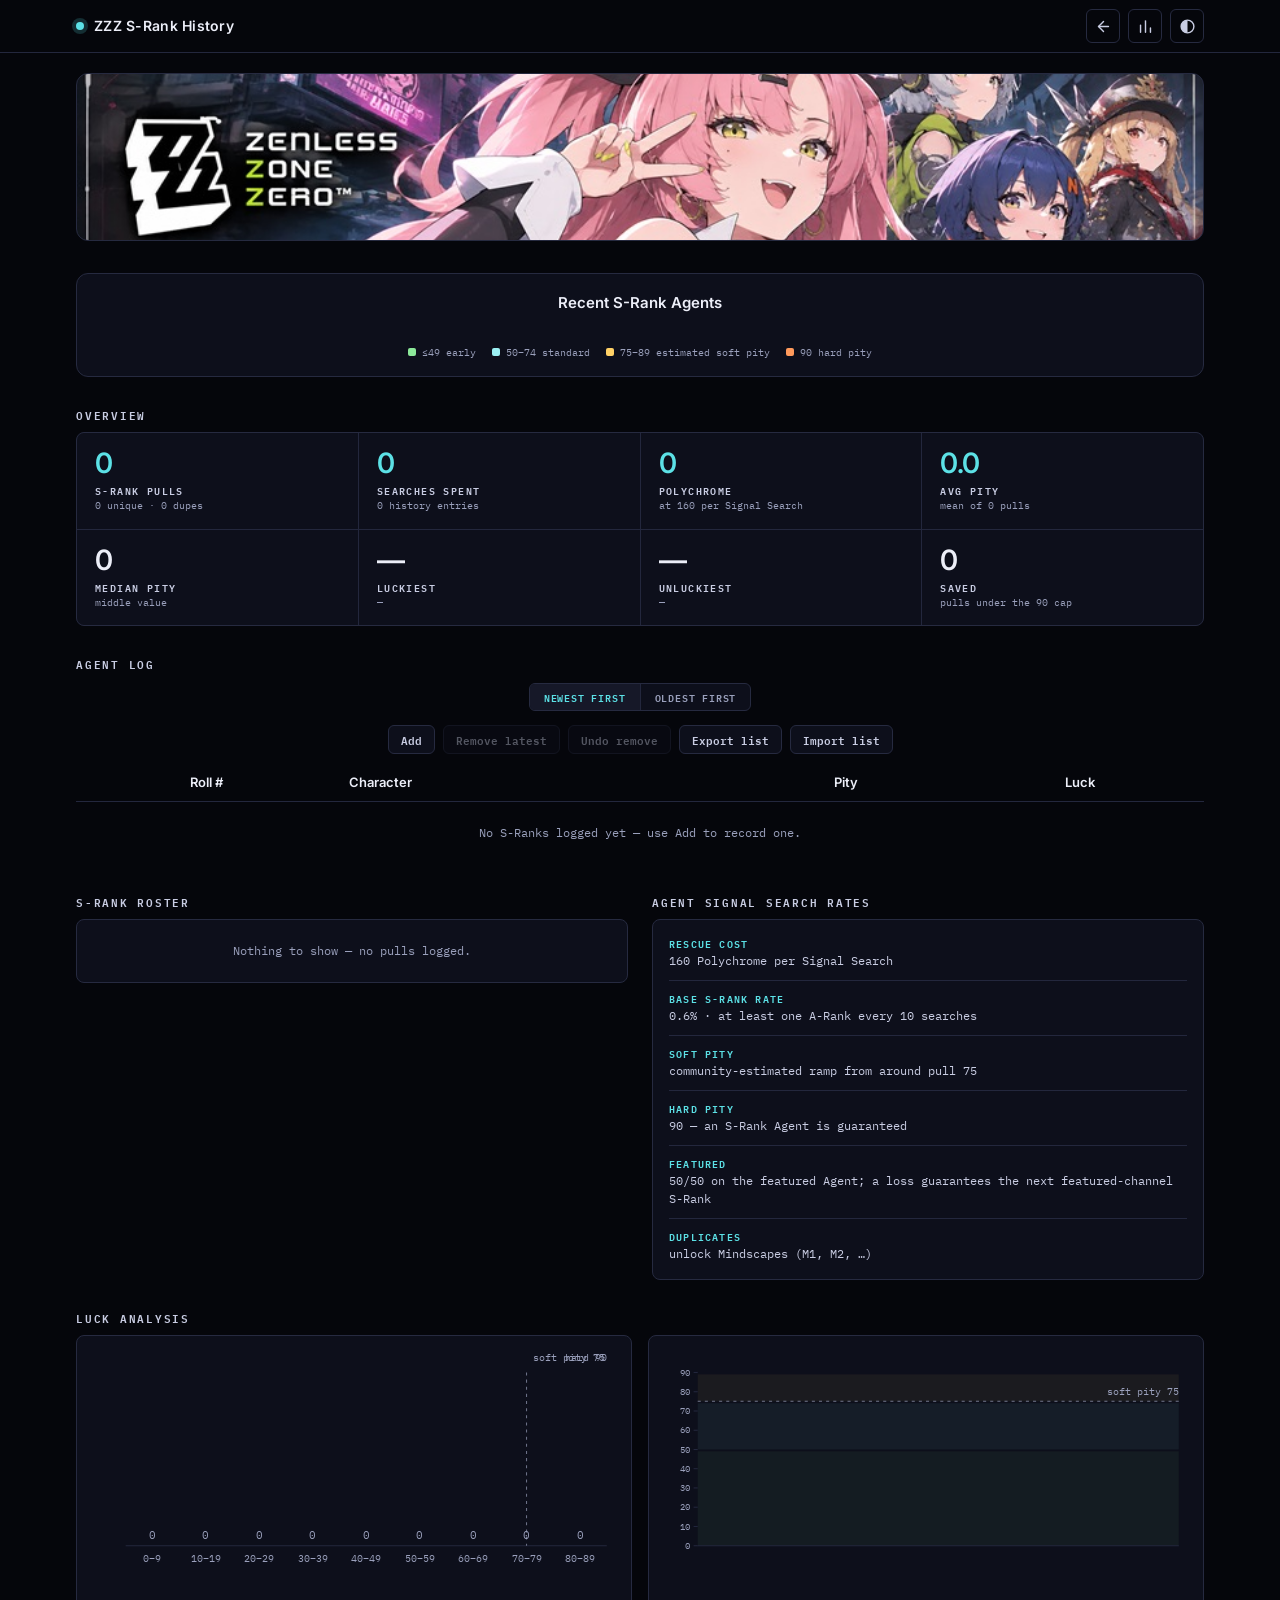
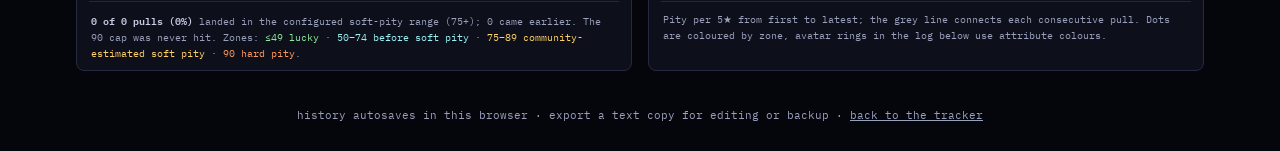
<file: zzz.html>
<!DOCTYPE html>
<html lang="en">
<head>
<meta charset="UTF-8">
<meta name="viewport" content="width=device-width, initial-scale=1.0">
<meta name="theme-color" content="#05060B">
<title>ZZZ S-Rank History · Gacha Tracker</title>
<link rel="preconnect" href="https://fonts.googleapis.com">
<link rel="preconnect" href="https://fonts.gstatic.com" crossorigin>
<link rel="stylesheet" href="https://fonts.googleapis.com/css2?family=IBM+Plex+Mono:wght@400;500;600&family=Inter:wght@400;500;600;700&display=swap">
<script>
/* theme: apply the stored theme before first paint so there is no flash */
(function(){
  try{
    var t = localStorage.getItem("gacha-theme");
    if(t === "lime" || t === "midnight" || t === "tactical-hud") document.documentElement.dataset.theme = t;
  }catch(e){}
})();
</script>
<style>
  :root{
    --attr-passion:#FF7A6B; --attr-void:#B18CFF; --attr-instinct:#F2D16B;
    --attr-order:#7DE08A; --attr-justice:#6FB7FF;
    --z-lucky:#8CE99A; --z-early:#9BF0F3; --z-soft:#FFD166; --z-deep:#FF9A5C;
  }


*{box-sizing:border-box}
html{-webkit-tap-highlight-color:transparent}
body{margin:0;background:var(--page);color:var(--txt);font:400 14px/1.45 var(--display);font-variant-numeric:tabular-nums;touch-action:manipulation}
.wrap{max-width:1160px;margin:0 auto;padding:0 max(16px,env(safe-area-inset-right)) 28px max(16px,env(safe-area-inset-left))}
.skip{position:absolute;left:-9999px;top:8px;z-index:50;padding:8px 12px;background:var(--raised);border:1px solid var(--border);border-radius:var(--r-sm);color:var(--txt);font:600 12px var(--display);text-decoration:none}
.skip:focus{left:16px}
/* top bar */
.bar{position:sticky;top:0;z-index:10;background:var(--page);border-bottom:1px solid var(--divider);padding-top:env(safe-area-inset-top,0px)}
.bar-in{max-width:1160px;margin:0 auto;height:52px;display:flex;align-items:center;gap:12px;padding:0 max(16px,env(safe-area-inset-right)) 0 max(16px,env(safe-area-inset-left))}
.bar h1{flex:1;margin:0;display:flex;align-items:center;gap:10px;font:600 14px/1 var(--display);letter-spacing:.02em}
.bar h1::before{content:"";width:8px;height:8px;border-radius:50%;background:var(--acc);box-shadow:0 0 0 4px color-mix(in srgb,var(--acc) 18%,transparent)}
.tools{display:flex;gap:8px}
.tool{width:34px;height:34px;padding:0;display:grid;place-items:center;background:transparent;border:1px solid var(--border);border-radius:var(--r-sm);color:var(--soft);cursor:pointer;transition:background-color .22s cubic-bezier(.2,.7,.3,1),color .22s cubic-bezier(.2,.7,.3,1),border-color .22s cubic-bezier(.2,.7,.3,1);text-decoration:none}
.tool:hover{background:var(--hover);color:var(--acc);border-color:var(--border-control)}
.tool:focus-visible{outline:2px solid var(--acc);outline-offset:2px}
.tool svg{width:17px;height:17px;display:block}
.status{position:absolute;width:1px;height:1px;overflow:hidden;clip:rect(0 0 0 0);margin:0}
.theme-wrap{position:relative}
.theme-menu{position:absolute;top:42px;right:0;z-index:20;min-width:168px;padding:4px;background:var(--card);border:1px solid var(--border);border-radius:var(--r);box-shadow:0 14px 34px rgba(0,0,0,.6)}
.theme-menu[hidden]{display:none}
.theme-opt{display:flex;align-items:center;gap:9px;width:100%;padding:8px 9px;background:none;border:0;border-radius:var(--r-sm);color:var(--soft);font:600 12px/1.2 var(--display);text-align:left;cursor:pointer;transition:background-color .22s cubic-bezier(.2,.7,.3,1),color .22s cubic-bezier(.2,.7,.3,1)}
.theme-opt:hover{background:var(--hover);color:var(--txt)}
.theme-opt:focus-visible{outline:2px solid var(--acc);outline-offset:-2px}
.swatch{width:12px;height:12px;border-radius:50%;flex:none;border:1px solid rgba(255,255,255,.25)}
.theme-opt .check{margin-left:auto;color:var(--acc);font:600 12px/1 var(--display)}
main{display:flex;flex-direction:column;gap:32px;padding-top:20px}
/* hero */
.hero{position:relative;min-height:168px;border:1px solid var(--border);border-radius:12px;overflow:hidden;background-size:cover;background-position:center 30%;background-color:var(--card)}
/* sections */
.sect>h2,.sect-h h2{display:flex;align-items:baseline;gap:10px;margin:0 0 12px;font:600 11px/1 var(--mono);letter-spacing:.16em;text-transform:uppercase;color:var(--soft)}
.sect>h2 .count,.sect-h .count{margin-left:auto;font:400 11px/1 var(--mono);letter-spacing:.04em;color:var(--muted);text-transform:none}
.sect-h{display:flex;align-items:center;justify-content:space-between;gap:10px;flex-wrap:wrap;margin-bottom:12px}
.sect-h h2{margin:0;flex:1}
/* stats: one card, hairline-divided cells */
.stats-grid{display:grid;grid-template-columns:repeat(4,1fr);gap:1px;background:var(--divider);border:1px solid var(--border);border-radius:var(--r);overflow:hidden}
.stat{background:var(--card);padding:16px 18px;display:flex;flex-direction:column;gap:4px;min-width:0}
.stat b{font:600 28px/1 var(--display);letter-spacing:-.02em}
.stat:nth-child(-n+4) b{color:var(--acc)}
.stat .lab{font:600 10px/1 var(--mono);letter-spacing:.14em;text-transform:uppercase;color:var(--soft);margin-top:4px}
.stat .sub{font:400 10px/1.35 var(--mono);color:var(--muted);overflow:hidden;text-overflow:ellipsis;white-space:nowrap}
/* charts */
.charts{display:grid;grid-template-columns:1fr 1fr;gap:20px}
.fig{margin:0;background:var(--card);border:1px solid var(--border);border-radius:var(--r);padding:16px 16px 12px}
.fig svg{display:block;width:100%;height:auto}
.fig figcaption{font:400 10px/1.6 var(--mono);color:var(--muted);padding:10px 2px 0;border-top:1px solid var(--divider);margin-top:8px}
.fig figcaption b{color:var(--soft);font-weight:600}
/* recent panel */
.recent{background:var(--card);border:1px solid var(--border);border-radius:12px;padding:20px 20px 18px}
.recent h2{margin:0 0 18px;text-align:center;font:600 15px/1.2 var(--display)}
.wgrid{display:grid;grid-template-columns:repeat(auto-fill,minmax(72px,1fr));gap:14px 10px;justify-items:center}
.wp{position:relative;width:64px;height:64px}
.wp .ava{width:64px;height:64px;font-size:24px}
.badge{position:absolute;right:-6px;bottom:-4px;min-width:28px;padding:3px 6px;border-radius:6px;font:700 12px/1 var(--display);text-align:center;color:#05060B;background:var(--zc);box-shadow:0 0 0 2px var(--card)}
.wp[data-zone="lucky"]{--zc:var(--z-lucky)}.wp[data-zone="early"]{--zc:var(--z-early)}.wp[data-zone="soft"]{--zc:var(--z-soft)}.wp[data-zone="deep"]{--zc:var(--z-deep)}
.legend{display:flex;justify-content:center;gap:16px;flex-wrap:wrap;margin-top:18px;font:400 10px/1 var(--mono);color:var(--muted)}
.legend i{display:inline-block;width:8px;height:8px;border-radius:2px;margin-right:6px;background:var(--zc)}
/* avatars with portrait */
.ava{position:relative;overflow:hidden;width:36px;height:36px;flex:none;display:grid;place-items:center;border-radius:50%;border:2px solid var(--a);color:var(--a);background:color-mix(in srgb,var(--a) 16%,var(--card));font:600 14px/1 var(--display)}
.ava img{position:absolute;inset:0;width:100%;height:100%;object-fit:cover;object-position:top center}
.ava.sm{width:30px;height:30px;font-size:12px;border-width:1.5px}
/* log table */
.sect-c{display:flex;flex-direction:column;align-items:center;gap:14px}
.seg{display:flex;background:var(--card);border:1px solid var(--border);border-radius:var(--r-sm);overflow:hidden}
.seg button{appearance:none;background:none;border:0;padding:8px 14px;font:600 10px/1 var(--mono);letter-spacing:.08em;text-transform:uppercase;color:var(--muted);cursor:pointer;transition:background-color .22s cubic-bezier(.2,.7,.3,1),color .22s cubic-bezier(.2,.7,.3,1)}
.seg button:hover{background:var(--hover);color:var(--txt)}
.seg button:focus-visible{outline:2px solid var(--acc);outline-offset:-2px}
.seg button[aria-pressed="true"]{background:var(--raised);color:var(--acc)}
.seg button+button{border-left:1px solid var(--divider)}
.tbl-wrap{width:100%;overflow-x:auto}
table{width:100%;border-collapse:collapse}
th{padding:8px 12px 12px;font:600 13px/1 var(--display);text-align:center;color:var(--txt)}
td{padding:9px 12px;border-top:1px solid var(--divider);text-align:center;vertical-align:middle}
tbody tr{transition:background-color .22s cubic-bezier(.2,.7,.3,1)}
tbody tr:hover{background:var(--hover)}
td.no{font:500 14px/1 var(--mono);color:var(--acc);width:90px}
td.who{text-align:left}
.who-in{display:flex;align-items:center;gap:12px;min-width:0}
.who h3{margin:0;font:600 14px/1.2 var(--display);display:flex;align-items:center;gap:6px;flex-wrap:wrap}
.meta{margin:2px 0 0;font:400 10px/1.3 var(--mono);color:var(--muted)}
td.pt{width:200px}
.pt b{display:block;font:600 16px/1 var(--mono);margin-bottom:6px;color:var(--zc)}
tr[data-zone="lucky"]{--zc:var(--z-lucky)}tr[data-zone="early"]{--zc:var(--z-early)}tr[data-zone="soft"]{--zc:var(--z-soft)}tr[data-zone="deep"]{--zc:var(--z-deep)}
.pbar{position:relative;height:5px;border-radius:3px;background:var(--track);overflow:hidden;max-width:140px;margin:0 auto}
.pfill{position:absolute;left:0;top:0;bottom:0;background:var(--zc);border-radius:3px}
.ptick{position:absolute;top:0;bottom:0;width:2px;left:82.857%;background:var(--txt);opacity:.4}
.zone-chip{font:600 9px/1 var(--mono);letter-spacing:.08em;text-transform:uppercase;padding:4px 8px;border-radius:4px;border:1px solid color-mix(in srgb,var(--zc) 45%,transparent);color:var(--zc);white-space:nowrap}
td.zn{width:110px}
.chip{font:600 9px/1 var(--mono);letter-spacing:.1em;text-transform:uppercase;padding:3px 6px;border-radius:4px;border:1px solid var(--border-control);color:var(--muted)}
.chip.ego{color:var(--z-soft);border-color:color-mix(in srgb,var(--z-soft) 45%,transparent)}
.chip.new{color:var(--acc);border-color:color-mix(in srgb,var(--acc) 45%,transparent)}
.empty{padding:22px;font:400 12px/1.5 var(--mono);color:var(--muted);text-align:center}
/* roster + rates */
.duo{display:grid;grid-template-columns:1fr 1fr;gap:24px;align-items:start}
.roster-grid{background:var(--card);border:1px solid var(--border);border-radius:var(--r);overflow:hidden}
.unit{display:flex;align-items:center;gap:12px;padding:9px 14px;border-top:1px solid var(--divider);transition:background-color .22s cubic-bezier(.2,.7,.3,1)}
.unit:hover{background:var(--hover)}
.unit:first-child{border-top:0}
.unit-id{flex:1;min-width:0}
.unit-id h3{margin:0;font:600 13px/1.2 var(--display);display:flex;align-items:center;gap:6px;flex-wrap:wrap}
.unit-right{text-align:right;flex:none}
.unit-right b{display:block;font:600 14px/1 var(--mono)}
.unit-right .cap{font:400 9px/1 var(--mono);text-transform:uppercase;letter-spacing:.1em;color:var(--muted)}
.rates{background:var(--card);border:1px solid var(--border);border-radius:var(--r);padding:6px 16px}
.rates dl{margin:0}
.rates dl>div{padding:10px 0;border-top:1px solid var(--divider)}
.rates dl>div:first-child{border-top:0}
.rates dt{font:600 10px/1.4 var(--mono);letter-spacing:.12em;text-transform:uppercase;color:var(--acc)}
.rates dd{margin:2px 0 0;font:400 12px/1.5 var(--mono);color:var(--soft)}
.charts{gap:16px}
.fig{padding:12px 12px 8px}
.foot{color:var(--muted);font:400 11px/1.5 var(--mono);text-align:center;margin:36px 0 0}
.foot a{color:var(--muted)}.foot a:hover{color:var(--acc)}
.history-tools{display:flex;align-items:center;justify-content:center;gap:8px;flex-wrap:wrap}
.history-tools button,.history-dialog button{padding:8px 12px;background:var(--card);border:1px solid var(--border);border-radius:var(--r-sm);color:var(--soft);font:600 11px/1 var(--mono);cursor:pointer;transition:background-color .22s cubic-bezier(.2,.7,.3,1),color .22s cubic-bezier(.2,.7,.3,1),border-color .22s cubic-bezier(.2,.7,.3,1)}
.history-tools button:hover:not(:disabled),.history-dialog button:hover{background:var(--hover);color:var(--acc)}
.history-tools button:focus-visible,.history-dialog button:focus-visible{outline:2px solid var(--acc);outline-offset:2px}
.history-tools button:disabled{opacity:.4;cursor:default}
.history-dialog{width:min(440px,calc(100% - 32px));padding:20px;background:var(--card);border:1px solid var(--border);border-radius:var(--r);color:var(--txt)}
.history-dialog::backdrop{background:rgba(0,0,0,.72)}
.history-dialog h2{margin:0 0 8px;font:600 15px/1.2 var(--display)}
.history-dialog p{margin:0 0 12px;color:var(--muted);font:400 11px/1.5 var(--mono)}
.history-dialog input{width:100%;height:40px;padding:0 10px;background:var(--field);border:1px solid var(--border);border-radius:var(--r-sm);color:var(--txt);font:500 13px var(--mono)}
.history-dialog input:focus{outline:2px solid var(--acc);outline-offset:1px}
.dialog-actions{display:flex;justify-content:flex-end;gap:8px;margin-top:14px}
@media (max-width:860px){.duo,.charts{grid-template-columns:1fr}.stats-grid{grid-template-columns:repeat(2,1fr)}}
@media (max-width:560px){.recent{padding:16px 10px}.wgrid{grid-template-columns:repeat(auto-fill,minmax(60px,1fr))}.wp,.wp .ava{width:54px;height:54px}td{padding:9px 6px}td.pt{width:90px}td.no{width:58px}td.zn{display:none}th.zn{display:none}}
@media (prefers-reduced-motion:reduce){.tool,.theme-opt,.seg button,.history-tools button,.history-dialog button,tbody tr,.unit{transition:none}}
</style>
<link rel="stylesheet" href="css/themes/midnight.css">
<link rel="stylesheet" href="css/themes/lime.css">
<link rel="stylesheet" href="css/themes/tactical-hud.css">

</head>
<body>
<a class="skip" href="#main">Skip to content</a>
<header class="bar"><div class="bar-in">
  <h1>ZZZ S-Rank History</h1>
  <div class="tools">
    <a class="tool" href="index.html" aria-label="Back to the gacha tracker" title="Back to the gacha tracker"><svg viewBox="0 0 24 24" fill="none" stroke="currentColor" stroke-width="2" stroke-linecap="round" stroke-linejoin="round" aria-hidden="true"><path d="M19 12H5"/><path d="M12 19l-7-7 7-7"/></svg></a>
    <a class="tool" href="czn.html" aria-label="CZN rescue history" title="CZN rescue history"><svg viewBox="0 0 24 24" fill="none" stroke="currentColor" stroke-width="2" stroke-linecap="round" stroke-linejoin="round" aria-hidden="true"><path d="M5 20V10"/><path d="M12 20V4"/><path d="M19 20v-6"/></svg></a>
    <div class="theme-wrap">
      <button type="button" class="tool" id="themeBtn" aria-label="Change theme" aria-haspopup="listbox" aria-expanded="false" aria-controls="themeMenu" title="Change theme"><svg viewBox="0 0 24 24" fill="none" stroke="currentColor" stroke-width="2" stroke-linecap="round" stroke-linejoin="round" aria-hidden="true"><circle cx="12" cy="12" r="9"/><path d="M12 3a9 9 0 0 0 0 18z" fill="currentColor" stroke="none"/></svg></button>
      <div class="theme-menu" id="themeMenu" role="listbox" aria-label="Theme" hidden></div>
    </div>
  </div>
  <p class="status" id="status" role="status" aria-live="polite"></p>
</div></header>
<div class="wrap"><main id="main">
  <section class="hero" style="background-image:url('assets/zzz.jpg')" aria-label="Zenless Zone Zero">
  </section>
  <section class="recent" aria-labelledby="recH">
    <h2 id="recH">Recent S-Rank Agents</h2>
    <div class="wgrid" id="recent"></div>
    <div class="legend"><span class="wp" data-zone="lucky" style="width:auto;height:auto"><i></i>≤49 early</span><span class="wp" data-zone="early" style="width:auto;height:auto"><i></i>50–74 standard</span><span class="wp" data-zone="soft" style="width:auto;height:auto"><i></i>75–89 estimated soft pity</span><span class="wp" data-zone="deep" style="width:auto;height:auto"><i></i>90 hard pity</span></div>
  </section>
  <section class="sect" aria-labelledby="ovH"><h2 id="ovH">Overview</h2><div class="stats-grid" id="stats"></div></section>
  <section class="sect sect-c" aria-labelledby="logH">
    <h2 id="logH" style="margin:0;width:100%">Agent log <span class="count" id="logCount"></span></h2>
    <div class="seg" role="group" aria-label="Log order"><button type="button" id="ordNew" aria-pressed="true">Newest first</button><button type="button" id="ordOld" aria-pressed="false">Oldest first</button></div>
    <div class="history-tools" aria-label="Rescue history actions">
      <button type="button" id="addPullBtn">Add</button><button type="button" id="removePullBtn">Remove latest</button><button type="button" id="undoPullBtn" disabled>Undo remove</button>
      <button type="button" id="exportPullsBtn">Export list</button><button type="button" id="importPullsBtn">Import list</button>
      <input type="file" id="pullsFile" accept="text/plain,.txt" aria-label="Choose a ZZZ S-Rank history text file" hidden>
    </div>
    <div class="tbl-wrap"><table><thead><tr><th>Roll #</th><th style="text-align:left">Character</th><th>Pity</th><th class="zn">Luck</th></tr></thead><tbody id="pulls"></tbody></table></div>
  </section>
  <div class="duo">
    <section class="sect" aria-labelledby="rosH"><h2 id="rosH">S-Rank roster <span class="count" id="rosCount"></span></h2><div class="roster-grid" id="roster"></div></section>
    <section class="sect" aria-labelledby="rateH"><h2 id="rateH">Agent Signal Search rates</h2>
      <div class="rates"><dl>
        <div><dt>Rescue cost</dt><dd>160 Polychrome per Signal Search</dd></div>
        <div><dt>Base S-Rank rate</dt><dd>0.6% · at least one A-Rank every 10 searches</dd></div>
        <div><dt>Soft pity</dt><dd>community-estimated ramp from around pull 75</dd></div>
        <div><dt>Hard pity</dt><dd>90 — an S-Rank Agent is guaranteed</dd></div>
        <div><dt>Featured</dt><dd>50/50 on the featured Agent; a loss guarantees the next featured-channel S-Rank</dd></div>
        <div><dt>Duplicates</dt><dd>unlock Mindscapes (M1, M2, …)</dd></div>
      </dl></div>
    </section>
  </div>
  <section class="sect" aria-labelledby="chH"><h2 id="chH">Luck analysis</h2>
    <div class="charts"><figure class="fig" id="histFig"></figure><figure class="fig" id="trendFig"></figure></div>
  </section>
</main>
<p class="foot">history autosaves in this browser · export a text copy for editing or backup · <a href="index.html">back to the tracker</a></p></div>
<dialog class="history-dialog" id="addPullDialog" aria-labelledby="addPullTitle">
  <form id="addPullForm">
    <h2 id="addPullTitle">Add ZZZ S-Rank</h2><p>Enter <code>Character &lt;pullcount&gt;</code>; optionally add <code>| M1</code> for a Mindscape label.</p>
    <input id="addPullInput" type="text" autocomplete="off" placeholder="Soldier 11 3 | M1" aria-label="Character, pull count, and optional Mindscape" required>
    <div class="dialog-actions"><button type="button" id="cancelAddPull">Cancel</button><button type="submit">Add S-Rank</button></div>
  </form>
</dialog>

<script src="js/history-zzz-config.js"></script>
<script src="js/history-page.js"></script>
</body>
</html>
</file>
<file: css/base.css>
/* --- page shell: reset, layout, grid --- */
  *{box-sizing:border-box;}
  html{-webkit-tap-highlight-color:transparent;background:var(--page);}
  body{min-height:100vh;margin:0;background:var(--page);color:var(--txt);font:400 14px/1.4 var(--display);font-variant-numeric:tabular-nums;padding:16px max(16px,env(safe-area-inset-right)) max(16px,env(safe-area-inset-bottom)) max(16px,env(safe-area-inset-left));max-width:1800px;margin-inline:auto;touch-action:manipulation;}
  header{position:relative;}
  h1{display:flex;align-items:center;gap:10px;font:600 15px/1.2 var(--display);margin:6px 0 14px;padding:0 260px 0 0;}
  h1::before{content:"";width:10px;height:10px;border-radius:50%;background:var(--acc);flex:none;}
  .foot{color:var(--muted);font:400 11px/1.4 var(--mono);text-align:center;margin:14px 0 0;}
  .games{display:grid;gap:14px;grid-template-columns:repeat(auto-fit,minmax(270px,1fr));align-items:start;}
  @media (min-width:1280px){.games{grid-template-columns:repeat(5,1fr);}}

  /* --- tools: theme / export / import --- */
  .tools{position:absolute;top:0;right:0;z-index:5;display:flex;gap:8px;}
  .tool{width:36px;height:36px;padding:0;display:grid;place-items:center;background:var(--card);border:1px solid var(--border);border-radius:var(--r-sm);color:var(--soft);cursor:pointer;opacity:.6;transition:opacity .22s cubic-bezier(.2,.7,.3,1),background-color .22s cubic-bezier(.2,.7,.3,1),color .22s cubic-bezier(.2,.7,.3,1),border-color .22s cubic-bezier(.2,.7,.3,1);text-decoration:none;}
  .tool:hover{opacity:1;background:var(--hover);color:var(--acc);}
  .tool:active{background:var(--focus);}
  .tool:focus-visible{opacity:1;outline:2px solid var(--acc);outline-offset:2px;}
  .tool svg{width:18px;height:18px;display:block;}
  .status{min-height:1.4em;margin:0 0 8px;font:400 11px/1.4 var(--mono);color:var(--muted);}
  .status[data-tone="ok"]{color:var(--acc);}
  .status[data-tone="err"]{color:var(--warn);}

  /* --- theme menu --- */
  .theme-wrap{position:relative;}
  .theme-menu{position:absolute;top:42px;right:0;z-index:20;min-width:168px;padding:4px;background:var(--card);border:1px solid var(--border);border-radius:var(--r);box-shadow:0 14px 34px rgba(0,0,0,.6);}
  .theme-menu[hidden]{display:none;}
  .theme-opt{display:flex;align-items:center;gap:9px;width:100%;padding:8px 9px;background:none;border:0;border-radius:var(--r-sm);color:var(--soft);font:600 12px/1.2 var(--display);text-align:left;cursor:pointer;transition:background-color .22s cubic-bezier(.2,.7,.3,1),color .22s cubic-bezier(.2,.7,.3,1);}
  .theme-opt:hover{background:var(--hover);color:var(--txt);}
  .theme-opt:focus-visible{outline:2px solid var(--acc);outline-offset:-2px;}
  .theme-opt[aria-selected="true"]{color:var(--txt);}
  .swatch{width:12px;height:12px;border-radius:50%;flex:none;border:1px solid rgba(255,255,255,.25);}
  .theme-opt .check{margin-left:auto;color:var(--acc);font:600 12px/1 var(--display);}

  /* --- cloud sync button states (the menu reuses the theme menu styles) --- */
  .tool[data-state="on"]{opacity:1;color:var(--acc);}
  .tool[data-state="busy"]{opacity:1;color:var(--acc);}
  .tool[data-state="err"]{opacity:1;color:var(--warn);}
  @media (prefers-reduced-motion:no-preference){
    .tool[data-state="busy"]{animation:syncpulse 1s ease-in-out infinite;}
    @keyframes syncpulse{50%{opacity:.35;}}
  }

  /* --- card frame --- */
  .game{container-type:inline-size;background:var(--card);border:1px solid var(--border);border-radius:var(--r);overflow:hidden;}

  /* --- header banner + infotip --- */
  .ghead{position:relative;height:64px;display:flex;align-items:center;justify-content:flex-start;background-size:cover;background-position:center 35%;}
  .ghead::before{content:"";position:absolute;inset:0;background:none;}
  .ghead h2{position:relative;margin:0;padding:0 64px 0 18px;font:600 14px/1.1 var(--display);letter-spacing:.08em;text-transform:uppercase;color:var(--txt);text-shadow:0 1px 6px rgba(0,0,0,.7);}
  .info-wrap{position:absolute;top:10px;right:10px;}
  .info{width:26px;height:26px;display:grid;place-items:center;border-radius:50%;border:1px solid rgba(255,255,255,.4);background:var(--ov-info);color:var(--txt);font:600 13px/1 var(--display);cursor:pointer;padding:0;opacity:0;pointer-events:none;transition:opacity .22s cubic-bezier(.2,.7,.3,1),color .22s cubic-bezier(.2,.7,.3,1),border-color .22s cubic-bezier(.2,.7,.3,1);}
  .ghead:hover .info,.ghead:focus-within .info{opacity:1;pointer-events:auto;}
  .info:hover{border-color:var(--acc);color:var(--acc);}
  .info:focus-visible{outline:2px solid var(--acc);outline-offset:2px;}
  .tip{display:none;position:absolute;top:52px;right:0;z-index:6;width:max-content;max-width:230px;background:var(--raised);border:1px solid var(--border);border-radius:var(--r);padding:8px 10px;font:400 12px/1.5 var(--mono);color:var(--soft);text-align:left;box-shadow:0 14px 34px rgba(0,0,0,.6);}
  .info-wrap:hover .tip,.info-wrap:focus-within .tip{display:block;}

  /* --- card body --- */
  .body{display:flex;flex-direction:column;gap:10px;padding:16px 18px 18px;}

  /* --- result block (flat) --- */
  .result{display:flex;flex-direction:column;gap:10px;background:none;border:0;padding:0;}
  .result-top{display:flex;flex-wrap:wrap;justify-content:space-between;align-items:flex-end;gap:6px 10px;}
  .deficit{display:flex;align-items:baseline;gap:8px;min-width:0;}
  .defnum{font:700 50px/1 var(--display);letter-spacing:-.01em;color:var(--warn);}
  .defnum.done{color:var(--acc-done);}
  .deficit>span{font:400 12px/1.2 var(--display);color:var(--muted);}
  .need{display:flex;flex-direction:column;align-items:flex-end;gap:3px;}
  .cat{font:600 10px/1 var(--mono);letter-spacing:.14em;text-transform:uppercase;color:var(--muted);}
  .need b{font:600 14px/1 var(--mono);color:var(--txt);}
  .bar{height:8px;border-radius:4px;background:var(--track);overflow:hidden;}
  .fill{display:block;height:100%;width:0;border-radius:4px;background:var(--acc);transition:width .18s ease-out;}
  .caption{display:flex;justify-content:space-between;gap:8px;font:400 10px/1.35 var(--mono);}
  .caption .a,.caption .b{color:var(--muted);}
  .caption .b{text-align:right;}

  /* --- input rows + stepper --- */
  .fields{display:flex;flex-direction:column;}
  .field{display:flex;align-items:center;justify-content:space-between;gap:8px;padding:3px 0;border-top:1px solid var(--divider);}
  .field:first-child{border-top:none;}
  .fl{display:flex;flex-direction:row;align-items:baseline;flex-wrap:wrap;gap:0 5px;min-width:0;}
  .fl-name{font:600 13px/1.2 var(--display);color:var(--txt);}
  .fl-sub{font:400 10px/1.2 var(--mono);color:var(--muted);white-space:nowrap;}
  .stepper{display:flex;flex:0 0 auto;align-items:center;background:var(--field);border:1px solid var(--border);border-radius:var(--r-sm);overflow:hidden;}
  .step{width:36px;height:40px;display:grid;place-items:center;background:var(--card);border:0;color:var(--muted);font:400 18px/1 var(--display);cursor:pointer;padding:0;transition:background-color .22s cubic-bezier(.2,.7,.3,1),color .22s cubic-bezier(.2,.7,.3,1);}
  .step:hover:not(:disabled){background:var(--hover);color:var(--acc);}
  .step:focus-visible{outline:2px solid var(--acc);outline-offset:-2px;}
  .step:disabled{opacity:.35;cursor:default;}
  .sinput{width:66px;height:40px;min-width:0;padding:0 2px;background:transparent;border:0;border-left:1px solid var(--border);border-right:1px solid var(--border);color:var(--txt);font:600 13px/1 var(--mono);text-align:center;}
  .sinput:focus{background:var(--focus);outline:0;}
  .sinput:focus-visible{outline:2px solid var(--acc);outline-offset:-2px;}

  /* --- resin panel --- */
  .resin{margin:0;}
  .resin-btn{display:flex;align-items:center;justify-content:space-between;gap:8px;height:44px;padding:0 16px;background:var(--raised);border:1px solid var(--border);border-left:3px solid var(--acc);border-radius:var(--r-sm);color:var(--muted);font:600 12px/1 var(--display);cursor:pointer;list-style:none;transition:background-color .22s cubic-bezier(.2,.7,.3,1);}
  .resin-btn::-webkit-details-marker{display:none;}
  .resin-btn::marker{content:"";}
  .resin-btn:hover{background:var(--hover);}
  .resin-btn:focus-visible{outline:2px solid var(--acc);outline-offset:2px;}
  .resin-right{display:flex;align-items:center;gap:6px;font:600 14px/1 var(--mono);color:var(--txt);}
  .chev{color:var(--muted);transition:transform .18s ease-out;}
  details[open] .chev{transform:rotate(90deg);}
  .resin-body{margin-top:10px;background:var(--raised);border:1px solid var(--border);border-radius:var(--r-sm);padding:4px 12px 6px;}
  .rrow{display:flex;align-items:center;justify-content:space-between;gap:10px;padding:5px 0;border-top:1px solid var(--divider);}
  .rrow:first-child{border-top:none;}
  .rlabel{flex:0 0 auto;font:500 12px/1.2 var(--display);color:var(--muted);}
  .rout{font:500 12px/1.2 var(--mono);color:var(--txt);text-align:right;}
  .rout.big{font-weight:600;font-size:14px;color:var(--acc);}
  .well{flex:0 0 auto;width:104px;height:36px;padding:0 8px;background:var(--field);border:1px solid var(--border);border-radius:var(--r-sm);color:var(--txt);font:600 13px/1 var(--mono);text-align:center;}
  .well:focus{background:var(--focus);outline:0;}
  .well:focus-visible{outline:2px solid var(--acc);outline-offset:-2px;}

  /* --- narrow cards: container query on .game --- */
  @container (max-width:320px){
    .body{padding:14px 14px 14px;gap:9px;}
    .sinput{width:58px;}
    .fl-name{font-size:12px;}
    .fl-sub{white-space:normal;}
    .defnum{font-size:40px;}
    .ghead h2{font-size:13px;}
    .well{width:88px;}
  }

  /* --- motion --- */
  @media (prefers-reduced-motion:reduce){
    .chev,.fill,.info,.tool,.theme-opt,.step,.resin-btn{transition:none;}
  }
  @media (hover:none),(pointer:coarse){.ghead .info{opacity:1;pointer-events:auto;}}

  /* Compact card dimensions shared by every palette. */
  .body{gap:7px;padding:10px 12px 12px;}
  .ghead{height:88px;}
  .result{gap:6px;}
  .result-top{align-items:center;}
  .defnum{font-size:42px;}
  .need{border-left:1px solid var(--border);padding-left:8px;}
  .caption{font-size:9px;}
  .fields{display:grid;grid-template-columns:repeat(2,minmax(0,1fr));gap:4px;}
  .field,.field:first-child{
    display:grid;
    grid-template-rows:auto 29px;
    align-content:center;
    gap:2px;
    min-width:0;
    padding:4px 5px;
    border:1px solid var(--border);
    background:var(--card);
  }
  .fl{min-width:0;align-items:baseline;justify-content:space-between;gap:0 3px;}
  .fl-name{font-size:11px;line-height:1.1;}
  .fl-sub{font-size:9px;line-height:1.1;}
  .stepper{position:relative;display:block;width:100%;height:29px;overflow:visible;border:0;border-radius:0;background:transparent;}
  .sinput{display:block;width:100%;height:29px;padding:0 3px;font-size:12px;}
  .step{position:absolute;z-index:1;top:3px;width:22px;height:23px;padding:0;border-radius:0;font-size:15px;line-height:1;opacity:0;transition:opacity .22s cubic-bezier(.2,.7,.3,1),background-color .22s cubic-bezier(.2,.7,.3,1),color .22s cubic-bezier(.2,.7,.3,1);}
  .step:first-child{left:3px;}
  .step:last-child{right:3px;}
  .stepper:hover .step,.stepper:focus-within .step{opacity:1;}
  .step:disabled{opacity:0;pointer-events:none;}
  .field:last-child{grid-column:1/-1;grid-template-columns:minmax(0,1fr) minmax(92px,38%);grid-template-rows:29px;align-items:center;gap:8px;}
  .field:last-child .fl{justify-content:flex-start;gap:6px;}
  .resin-btn{height:34px;padding-inline:10px;}
  .resin-right{font-size:12px;}

  @media (hover:none),(pointer:coarse),(max-width:600px){
    .step{opacity:.82;}
    .step:disabled{opacity:.28;}
  }
  @container (max-width:320px){
    .body{padding:9px;}
    .field{padding-inline:4px;}
    .fl-name{font-size:10px;}
    .fl-sub{font-size:8px;}
    .step{width:19px;}
    .field:last-child{grid-template-columns:minmax(0,1fr) minmax(82px,38%);}
  }
</file>
<file: css/themes/midnight.css>
:root, html[data-theme="midnight"] {
  color-scheme:dark;
  --page:#05060B; --card:#0D0F1B; --raised:#161828; --field:#0D0F1B; --track:#0D0F1B;
  --border:#262A40; --border-control:#2A2F48; --divider:#23273D;
  --txt:#ECEEF8; --soft:#C9CDE3; --muted:#9AA0BC;
  --acc:#5CE1E6; --acc-done:#9BF0F3; --warn:#FF9A5C;
  --hover:#1B1F33; --focus:#161A2C;
  --ov1:rgba(13,15,27,.88); --ov2:rgba(13,15,27,.55); --ov-info:rgba(13,15,27,.6);
  --display:'Inter','Segoe UI',system-ui,-apple-system,sans-serif;
  --mono:'IBM Plex Mono',ui-monospace,SFMono-Regular,Menlo,monospace;
  --r:8px; --r-sm:6px;
}
</file>
<file: css/themes/lime.css>
html[data-theme="lime"] {
  color-scheme:dark;
  --page:#161313; --card:#1c1919; --raised:#232020; --field:#151212; --track:#0f0d0d;
  --border:#2d2929; --border-control:#2d2929; --divider:#2d2929;
  --txt:#f5f3f3; --soft:#cfc9c9; --muted:#a09a9a;
  --acc:#76c442; --acc-done:#a8e063; --warn:#FF9A5C;
  --hover:#262222; --focus:#201d1d;
  --ov1:rgba(22,19,19,.88); --ov2:rgba(22,19,19,.55); --ov-info:rgba(22,19,19,.6);
  --display:'Inter','Segoe UI',system-ui,-apple-system,sans-serif;
  --mono:'IBM Plex Mono',ui-monospace,SFMono-Regular,Menlo,monospace;
  --r:8px; --r-sm:6px;
}
</file>
<file: css/themes/tactical-hud.css>
/* Tactical HUD palette and component treatment. Shared layout stays in base.css / czn.html. */
@import url('https://fonts.googleapis.com/css2?family=Barlow+Condensed:wght@400;500;600;700&family=Rajdhani:wght@400;500;600;700&display=swap');

html[data-theme="tactical-hud"] {
  color-scheme:dark;
  --page:#050c13;
  --card:#091b29;
  --raised:#0c2534;
  --field:#061623;
  --track:#04111a;
  --border:#17748c;
  --border-control:#246078;
  --divider:rgba(53,230,255,.19);
  --txt:#e2f6ff;
  --soft:#b6d8e2;
  --muted:#87aebc;
  --acc:#35e6ff;
  --acc-done:#79f1ff;
  --warn:#ffb35b;
  --hover:#123b50;
  --focus:#0c2534;
  --ov1:rgba(5,12,19,.90);
  --ov2:rgba(5,12,19,.58);
  --ov-info:rgba(5,12,19,.72);
  --display:'Rajdhani','Segoe UI',system-ui,sans-serif;
  --mono:'IBM Plex Mono',ui-monospace,SFMono-Regular,Menlo,monospace;
  --r:2px;
  --r-sm:2px;
}

html[data-theme="tactical-hud"] body {
  background-color:var(--page);
  background-image:
    linear-gradient(rgba(25,112,142,.055) 1px,transparent 1px),
    linear-gradient(90deg,rgba(25,112,142,.055) 1px,transparent 1px),
    radial-gradient(ellipse at 50% -15%,#0c3040 0%,transparent 65%);
  background-size:36px 36px,36px 36px,auto;
}

html[data-theme="tactical-hud"] :is(h1,h2,h3,.cat,.fl-name,.resin-btn,.tool,.theme-opt,.seg button) {
  font-family:'Barlow Condensed','Rajdhani',system-ui,sans-serif;
  letter-spacing:.055em;
}
html[data-theme="tactical-hud"] h1 {
  color:var(--acc);
  text-shadow:0 0 10px rgba(53,230,255,.18);
  text-transform:uppercase;
  letter-spacing:.12em;
}

/* Compact command-panel cards: bright rails and small corner brackets, not a full-card glow. */
html[data-theme="tactical-hud"] .game {
  position:relative;
  border:1px solid var(--border);
  border-top:2px solid var(--acc);
  border-radius:2px;
  background:linear-gradient(155deg,rgba(13,40,56,.98),rgba(5,18,29,.98));
  box-shadow:inset 0 0 0 1px rgba(53,230,255,.035);
}
html[data-theme="tactical-hud"] .game::before,
html[data-theme="tactical-hud"] .game::after {
  content:"";
  position:absolute;
  z-index:2;
  width:12px;
  height:12px;
  border-color:var(--acc);
  border-style:solid;
  pointer-events:none;
}
html[data-theme="tactical-hud"] .game::before {top:0;left:0;border-width:2px 0 0 2px}
html[data-theme="tactical-hud"] .game::after {right:0;bottom:0;border-width:0 2px 2px 0}
html[data-theme="tactical-hud"] .game:focus-within {border-color:#25a9c3}
html[data-theme="tactical-hud"] .ghead {border-bottom:1px solid rgba(53,230,255,.42)}
html[data-theme="tactical-hud"] .ghead h2 {font-family:'Barlow Condensed','Rajdhani',sans-serif;letter-spacing:.065em}
html[data-theme="tactical-hud"] .info {border-color:rgba(53,230,255,.55)}

/* Distinct target/deficit readout and instrument-style segmented progress. */
html[data-theme="tactical-hud"] .defnum {text-shadow:0 0 8px rgba(255,179,91,.16)}
html[data-theme="tactical-hud"] .defnum.done,
html[data-theme="tactical-hud"] .rout.big {color:var(--acc-done)}
html[data-theme="tactical-hud"] .games .bar {
  height:10px;
  border:1px solid #14516a;
  border-radius:0;
  background-color:var(--track);
}
html[data-theme="tactical-hud"] .fill {
  border-radius:0;
  background:repeating-linear-gradient(110deg,#35e6ff 0 11px,#0b91aa 11px 13px,#052131 13px 16px);
  box-shadow:0 0 5px rgba(53,230,255,.22);
}
html[data-theme="tactical-hud"] .field {background:linear-gradient(145deg,rgba(12,37,52,.72),rgba(5,18,29,.56))}
html[data-theme="tactical-hud"] .sinput {border:1px solid rgba(36,96,120,.75);background:rgba(4,17,26,.72)}
html[data-theme="tactical-hud"] .step {border:1px solid var(--border-control);background:#0b2938;color:var(--acc)}
html[data-theme="tactical-hud"] .step:hover:not(:disabled) {background:#123b50}

/* Inputs, controls, menus and resin panels share the same thin cyan hardware outline. */
html[data-theme="tactical-hud"] :is(.well,.theme-menu,.resin-body,.seg) {
  background-color:var(--field);
  border-color:var(--border-control);
}
html[data-theme="tactical-hud"] .field {border-top-color:var(--divider)}
html[data-theme="tactical-hud"] :is(.step,.tool,.resin-btn,.seg button) {
  background:linear-gradient(180deg,#103044,#081c2b);
  color:var(--txt);
  border-color:var(--border-control);
}
html[data-theme="tactical-hud"] .tool {opacity:.88}
html[data-theme="tactical-hud"] :is(.step,.tool,.resin-btn,.seg button):hover:not(:disabled) {
  background:#123b50;
  border-color:var(--acc);
}
html[data-theme="tactical-hud"] :is(.sinput,.well) {
  background:var(--field);
  color:var(--txt);
  border-color:var(--border-control);
}
html[data-theme="tactical-hud"] :is(.sinput,.well):focus {background:var(--focus)}
html[data-theme="tactical-hud"] :is(button,a,input,select,textarea,summary):focus-visible {
  outline:2px solid var(--acc);
  outline-offset:2px;
}
html[data-theme="tactical-hud"] .resin-btn {
  border-left:3px solid var(--acc);
  background:linear-gradient(90deg,rgba(53,230,255,.075),transparent 46%),var(--raised);
}
html[data-theme="tactical-hud"] .resin-btn:hover {background-color:var(--hover)}
html[data-theme="tactical-hud"] .resin-body {border-top-color:rgba(53,230,255,.35)}

/* The same restrained panel language carries through the CZN history page. */
html[data-theme="tactical-hud"] :is(.hero,.recent,.fig,.stats-grid,.roster-grid,.rates) {
  border-color:var(--border);
  background-color:var(--card);
  border-radius:2px;
  box-shadow:inset 0 0 0 1px rgba(53,230,255,.035);
}
html[data-theme="tactical-hud"] :is(.stats-grid,.roster-grid) {background-color:#14516a}
html[data-theme="tactical-hud"] .stat {background:var(--card)}
html[data-theme="tactical-hud"] .badge {box-shadow:0 0 0 2px var(--card)}
html[data-theme="tactical-hud"] :is(.chip,.zone-chip) {background:rgba(5,12,19,.55)}
html[data-theme="tactical-hud"] .games .bar,
html[data-theme="tactical-hud"] .pbar {background-color:var(--track)}
html[data-theme="tactical-hud"] a {color:var(--acc)}
html[data-theme="tactical-hud"] ::selection {background:#127a93;color:#fff}

@media (prefers-reduced-motion:reduce) {
  html[data-theme="tactical-hud"] *,
  html[data-theme="tactical-hud"] *::before,
  html[data-theme="tactical-hud"] *::after {scroll-behavior:auto;transition:none;animation:none}
  html[data-theme="tactical-hud"] .step {transition:none}
}
</file>
